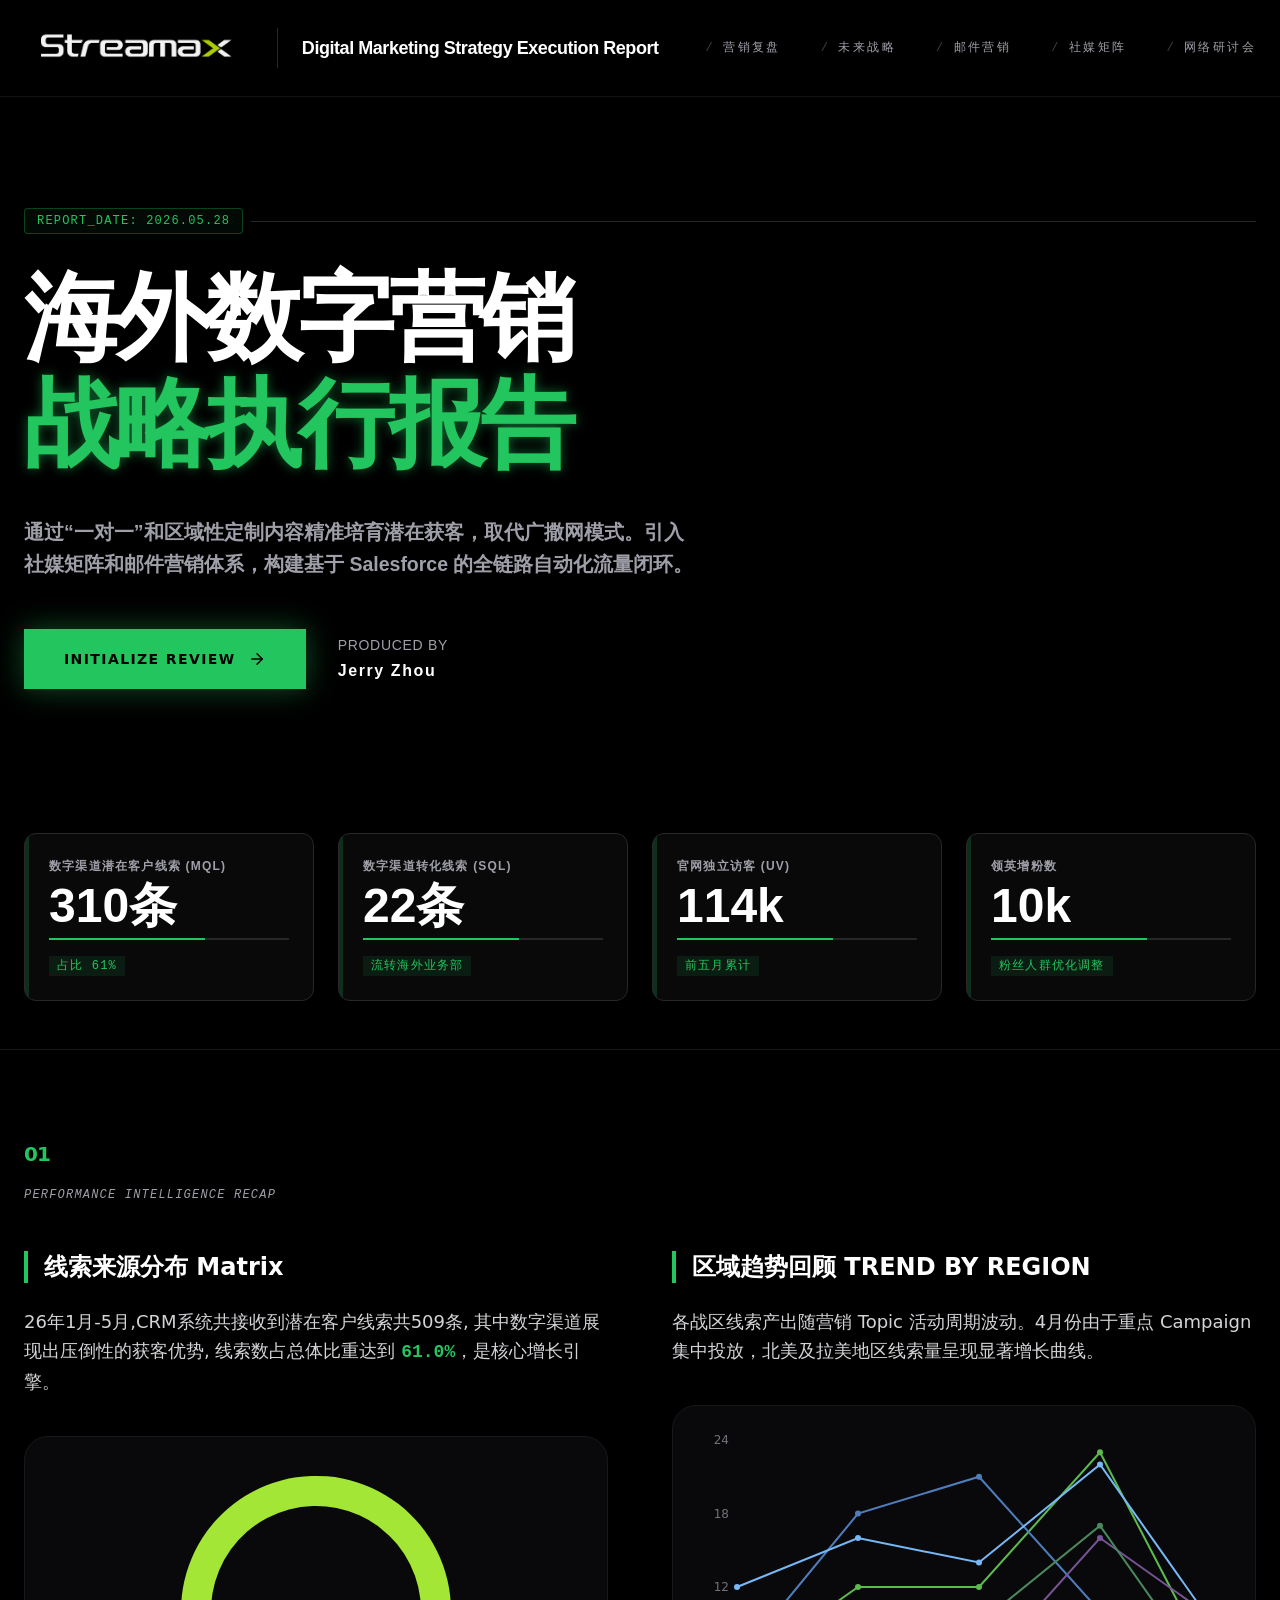
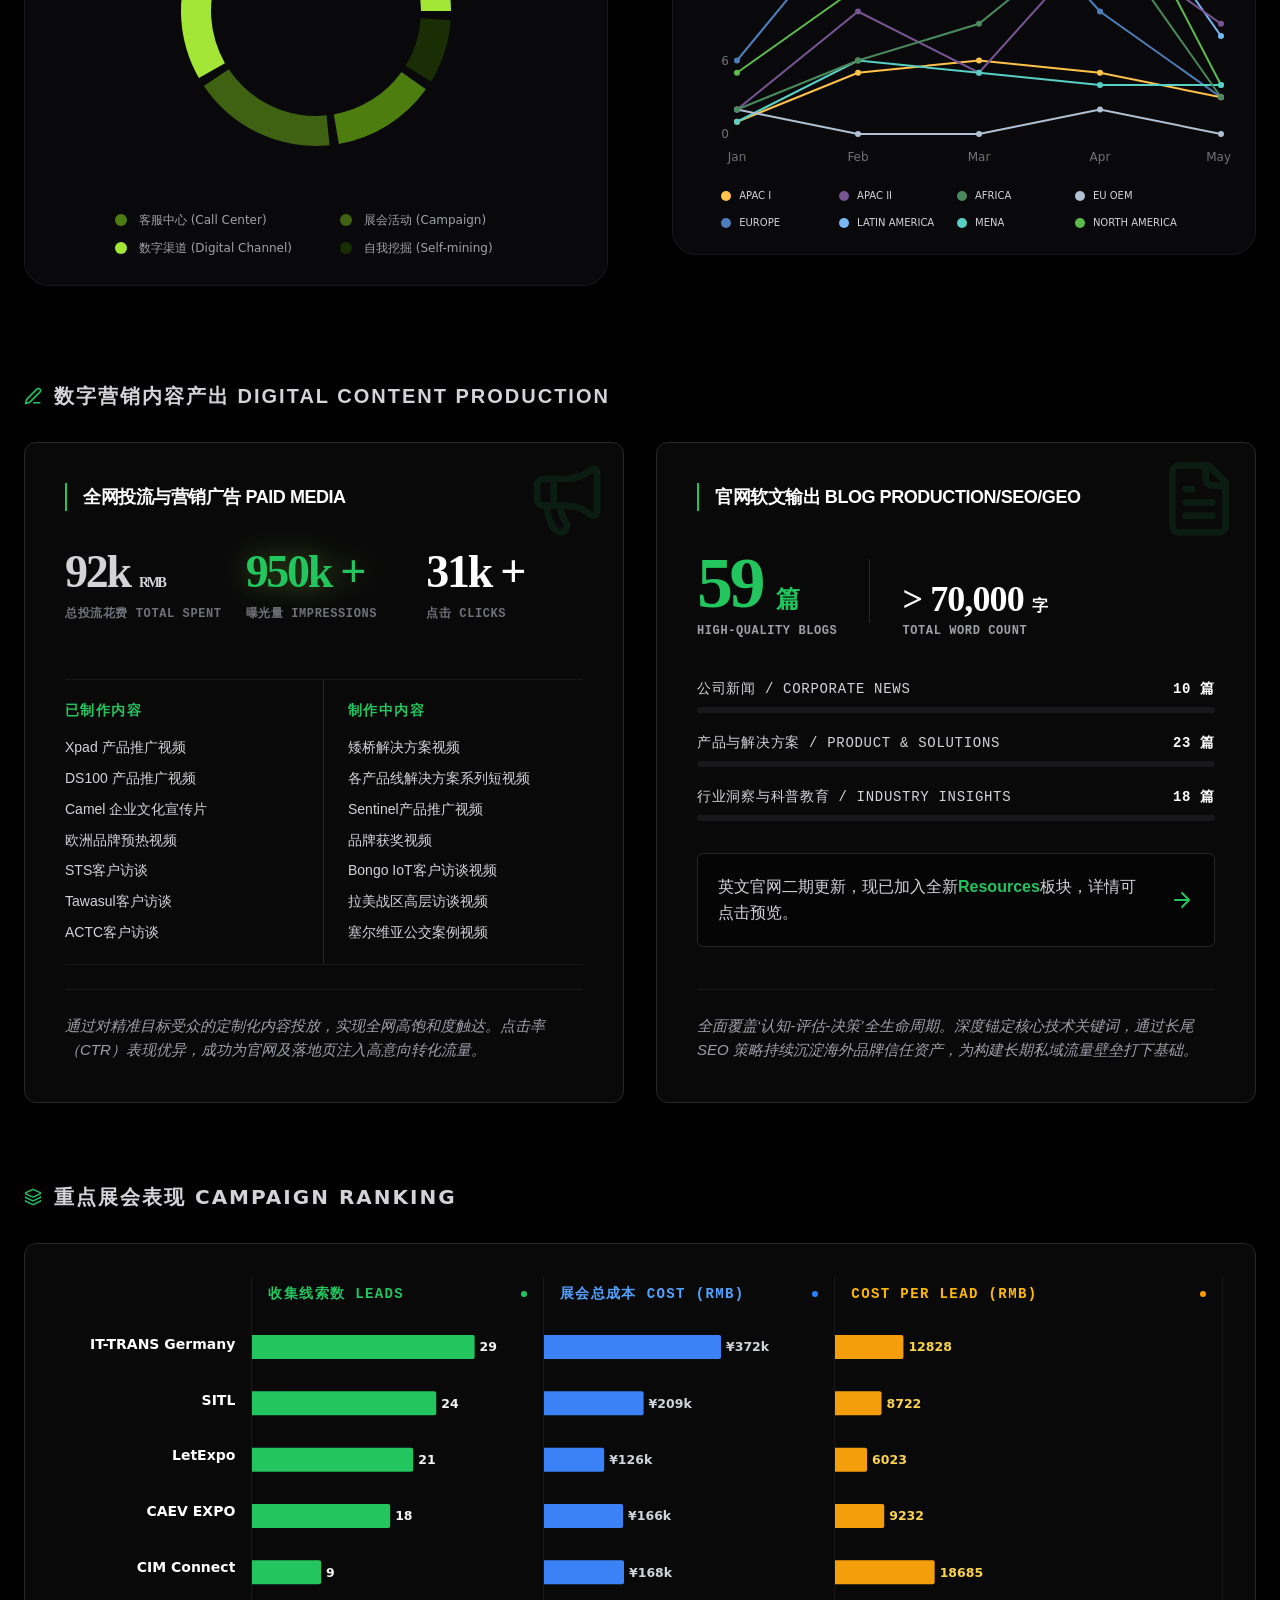
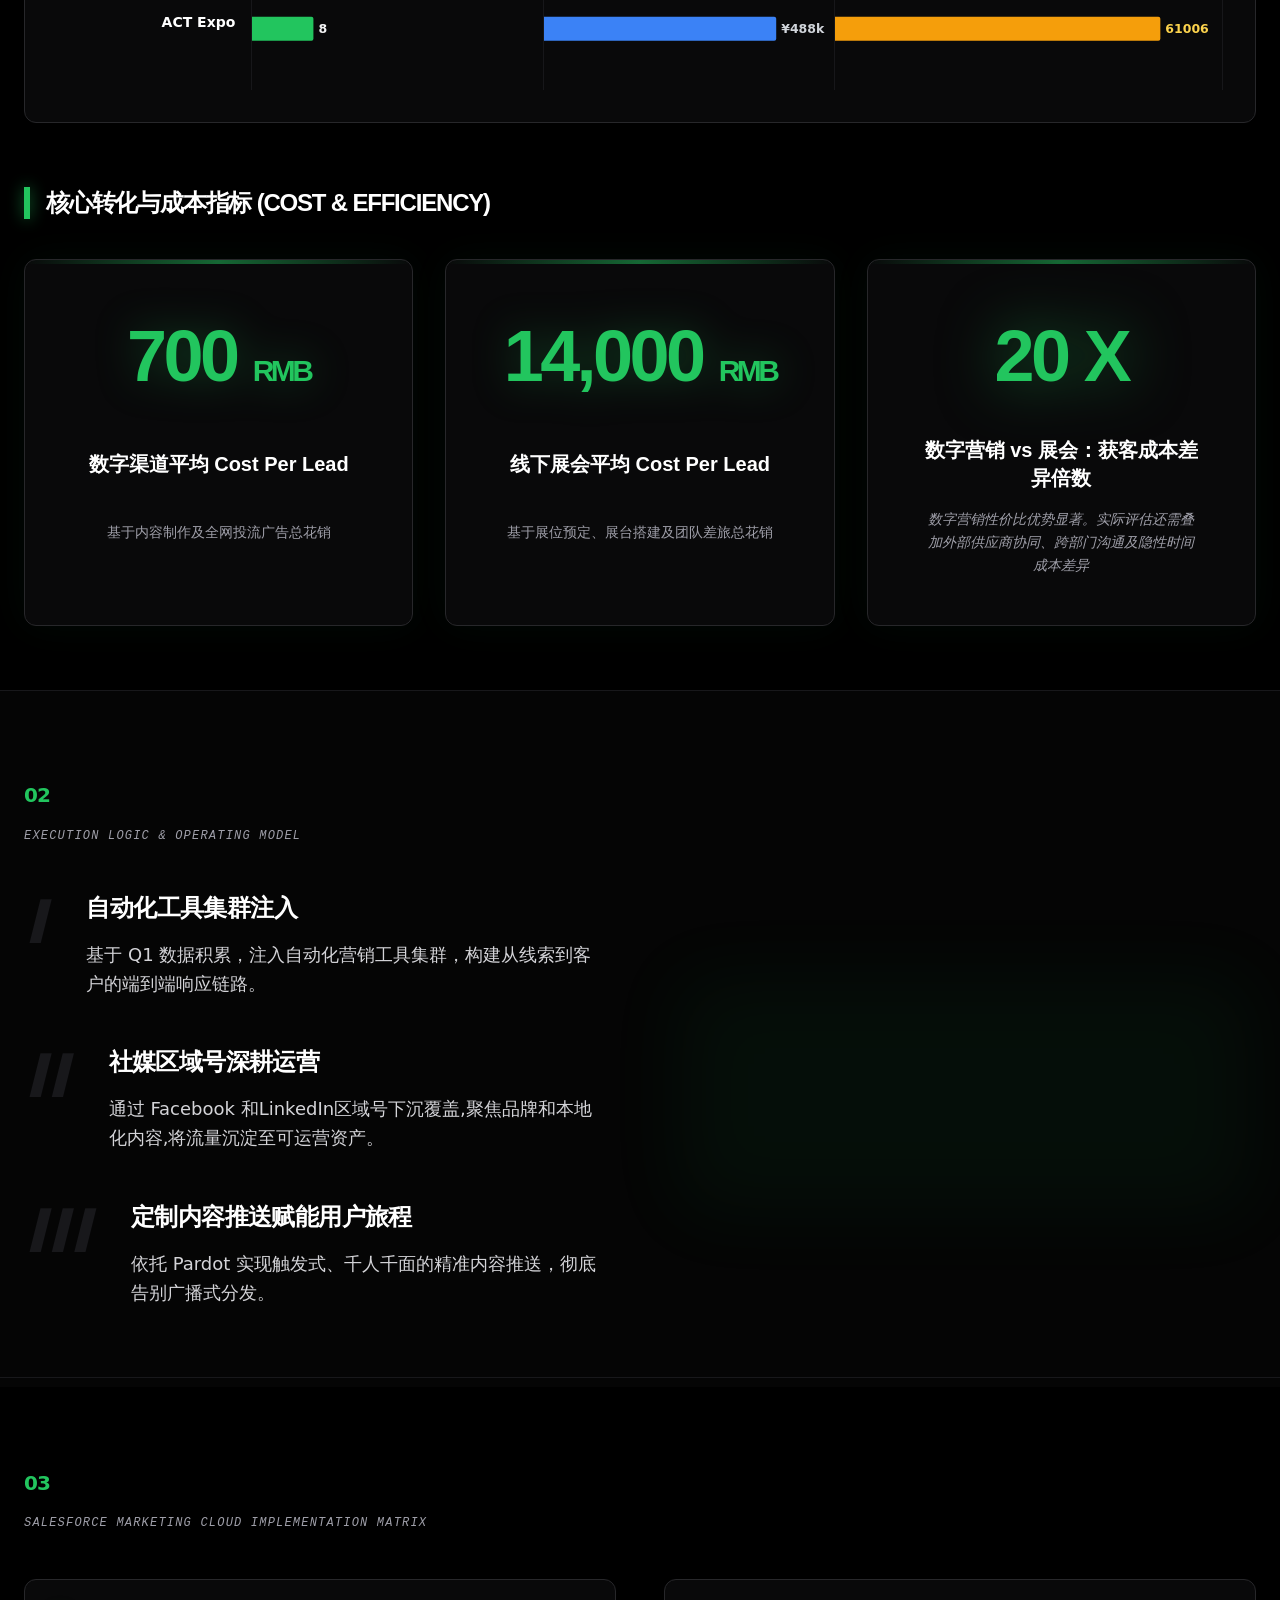
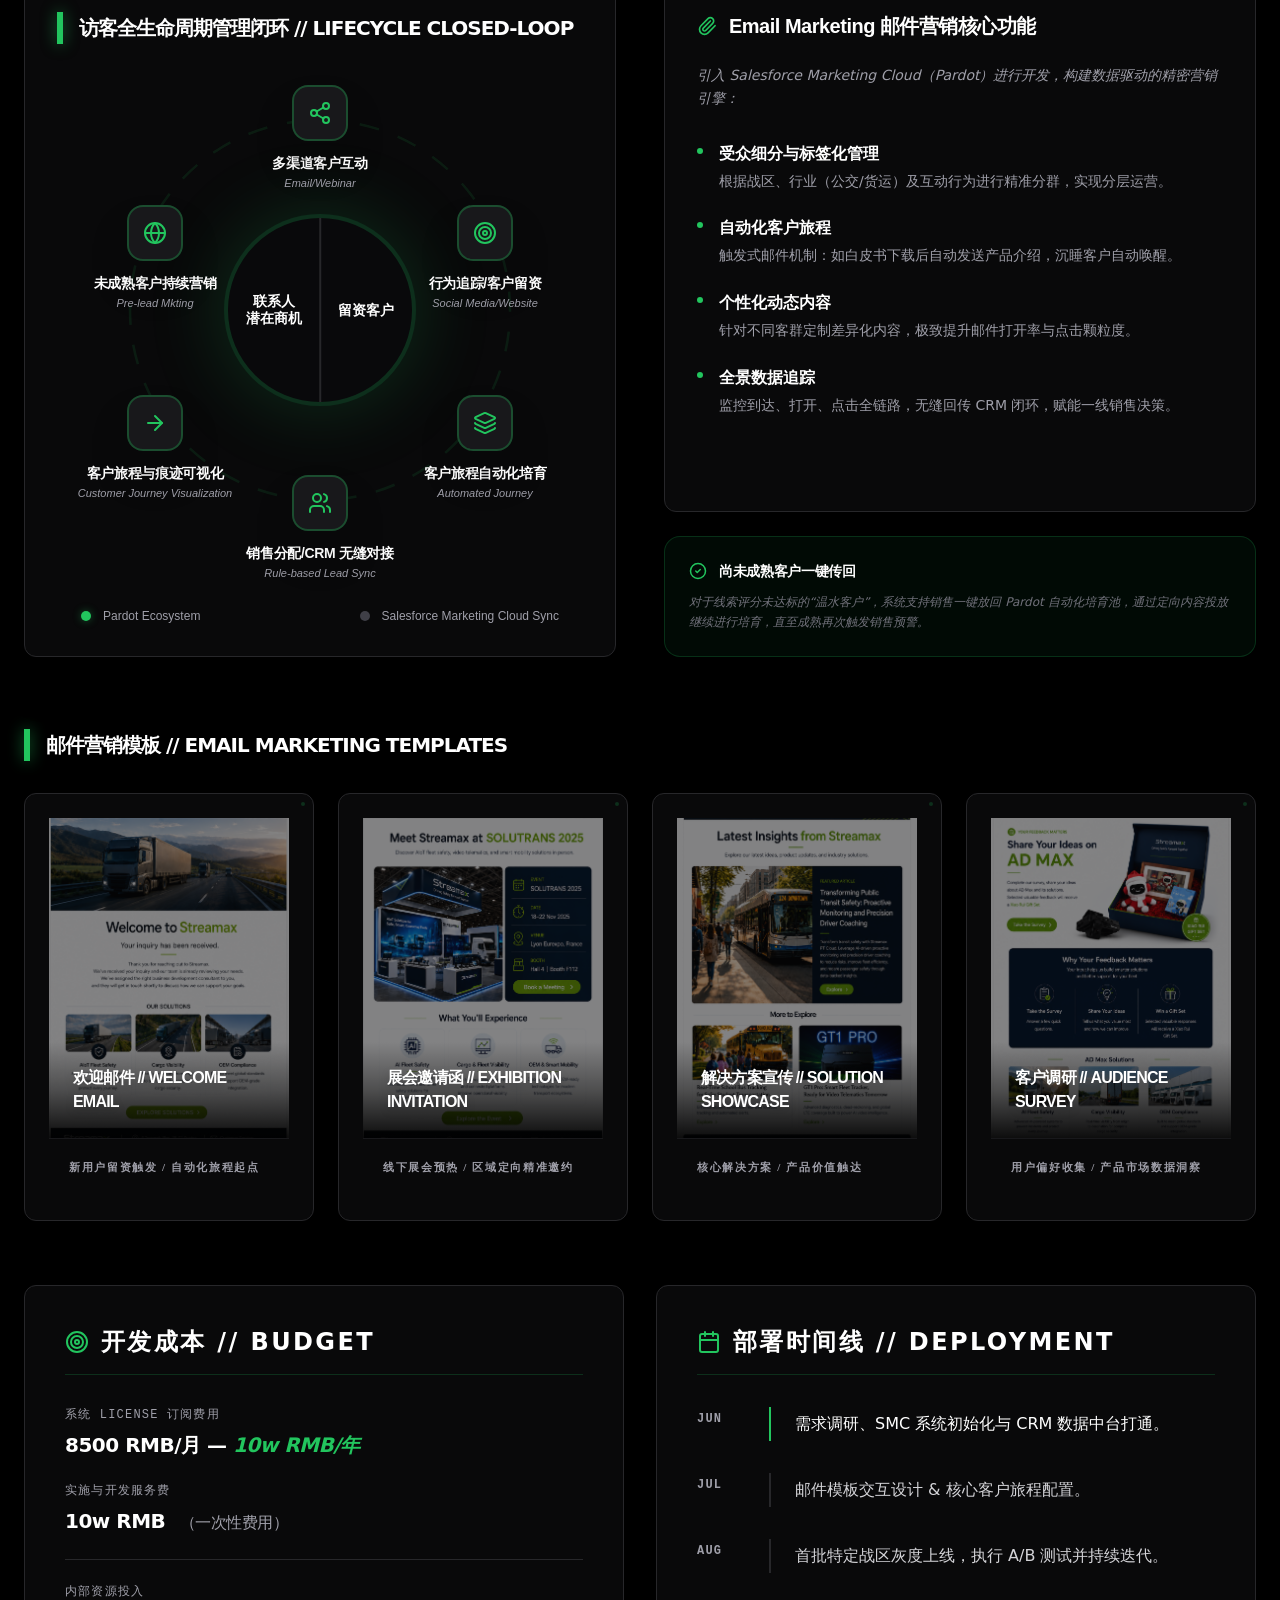
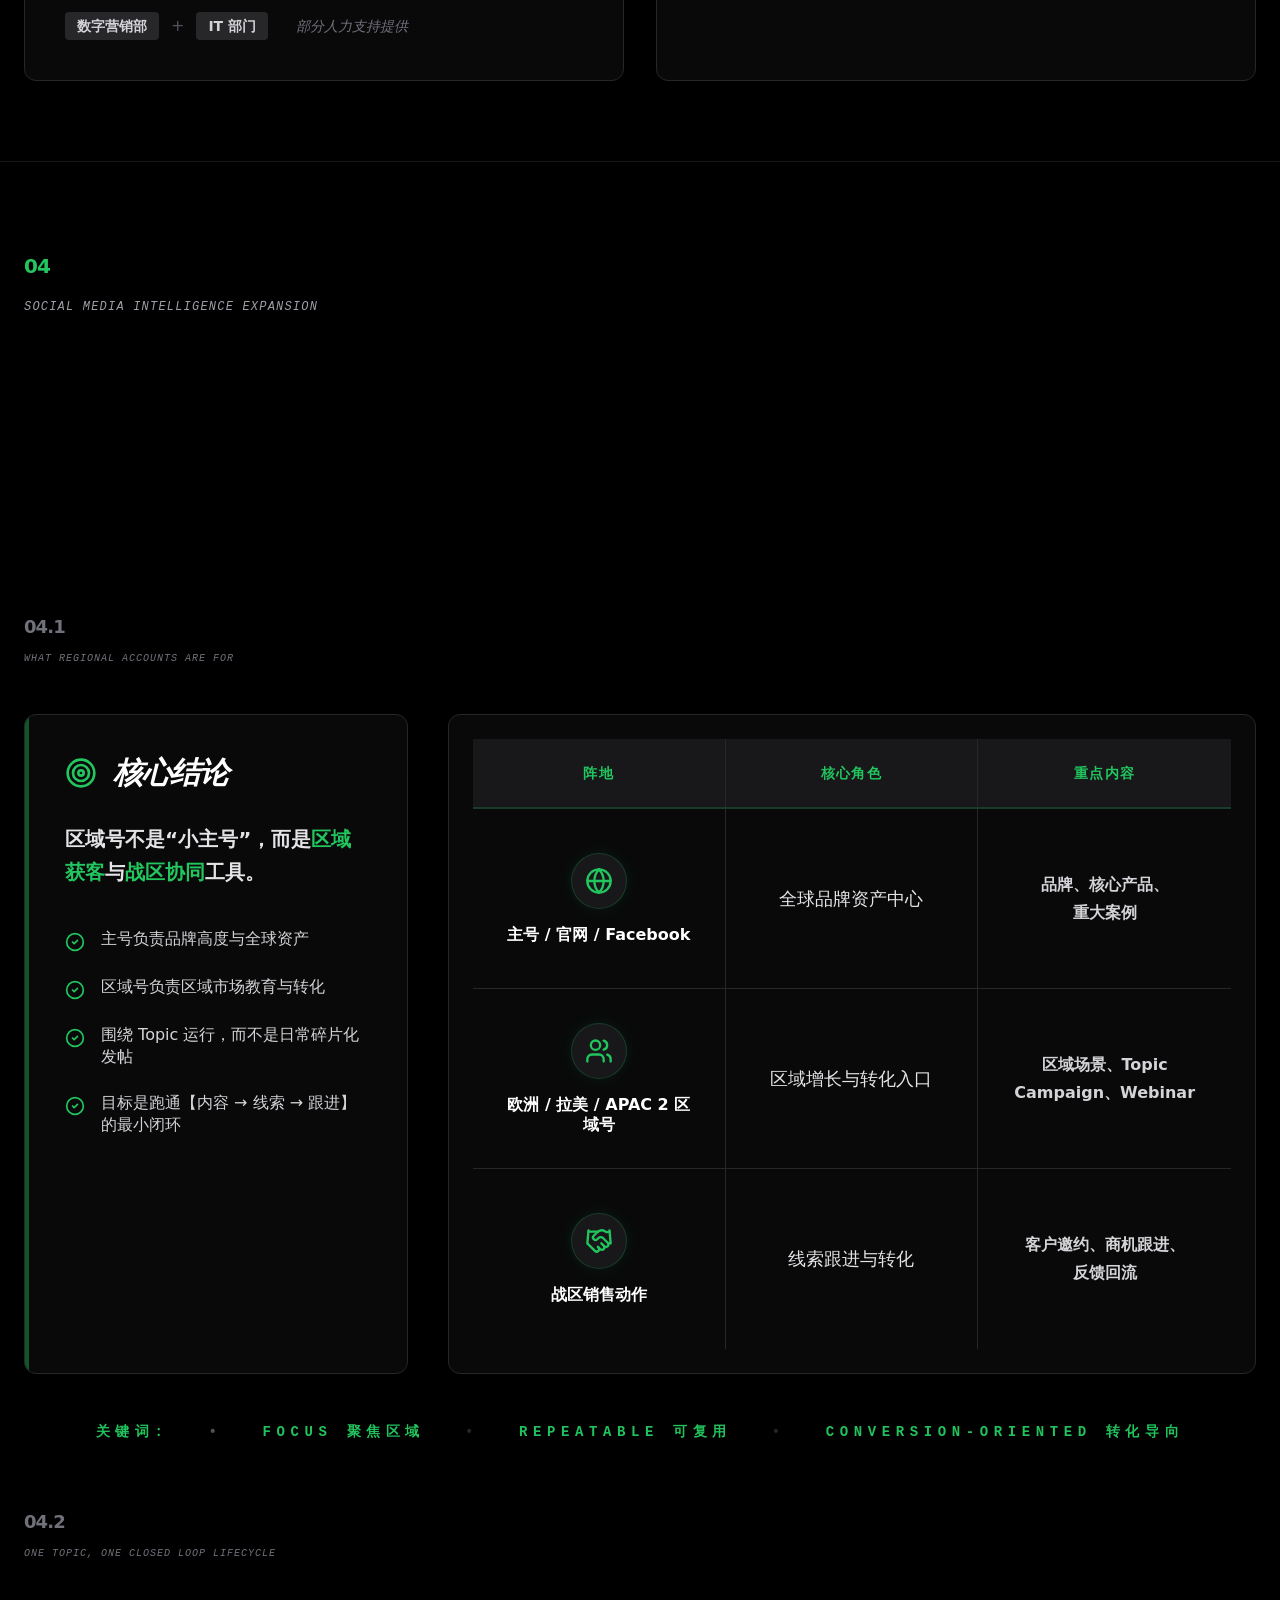
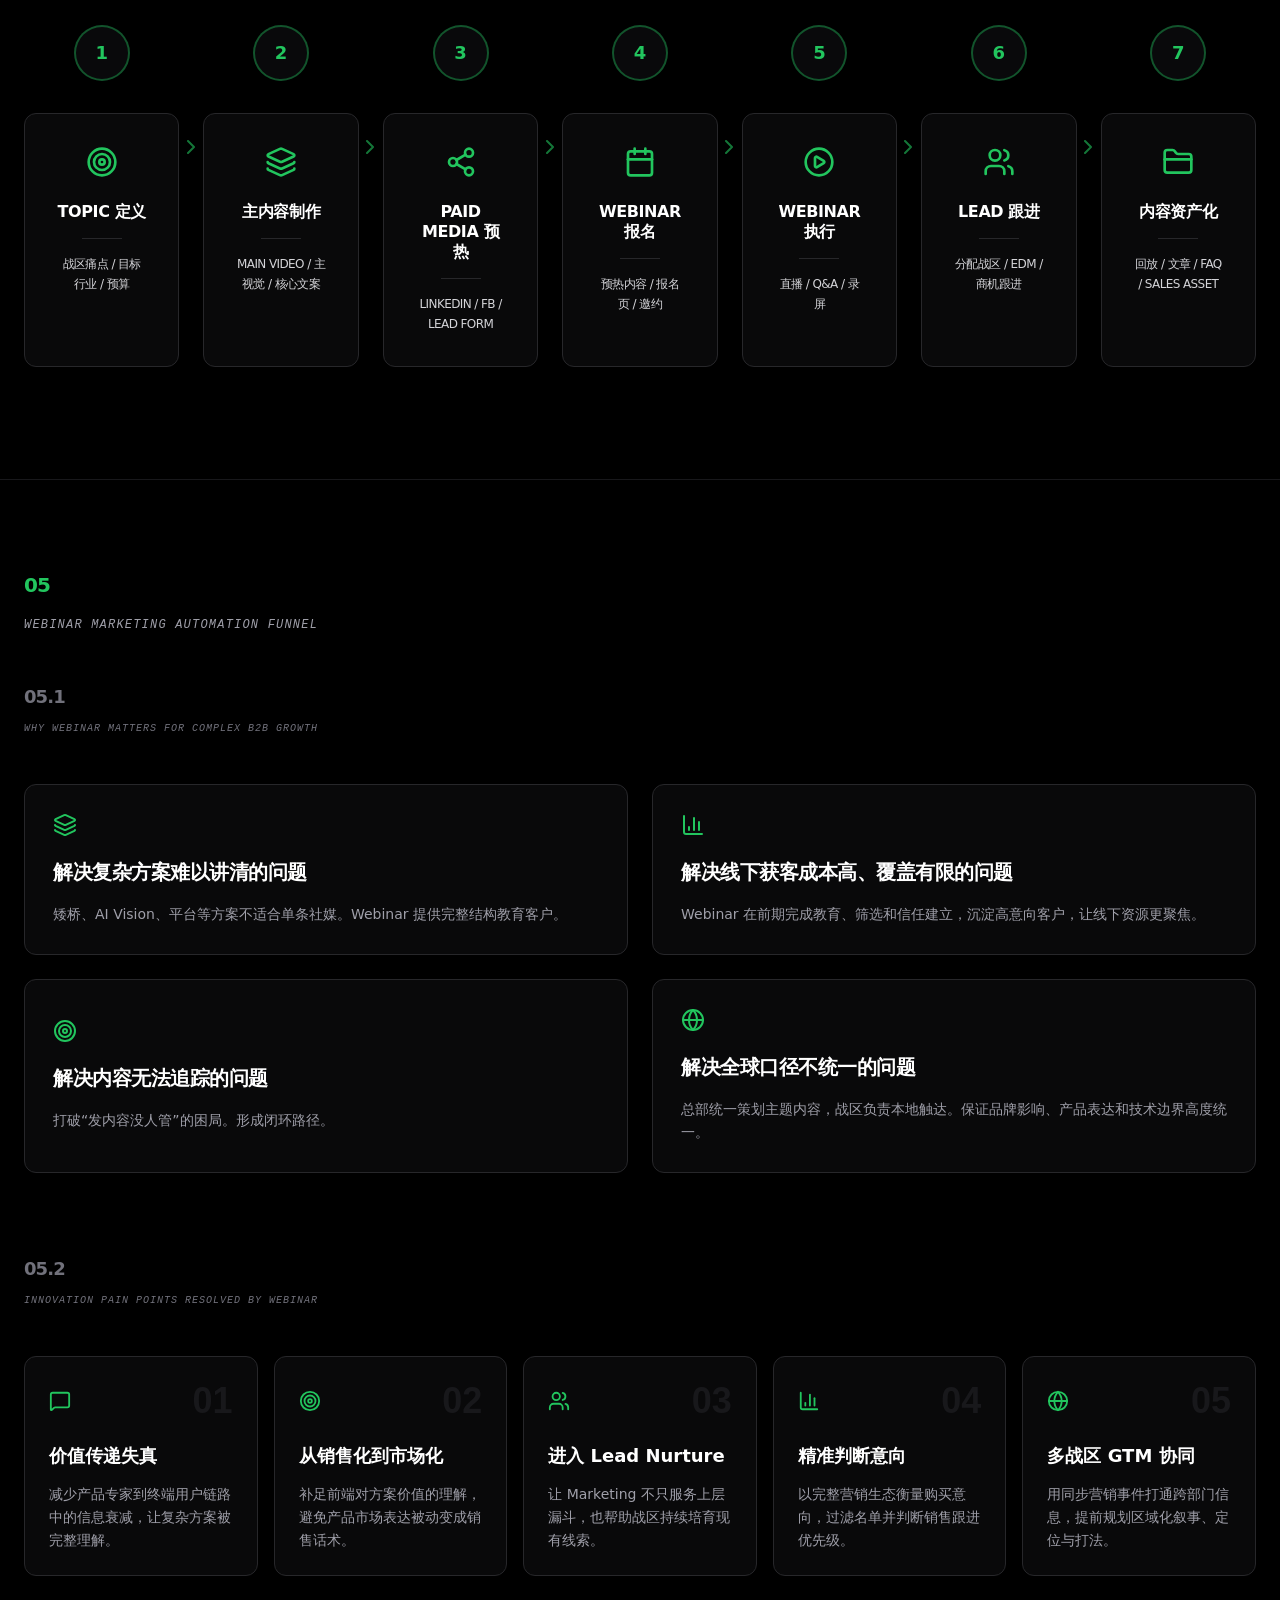
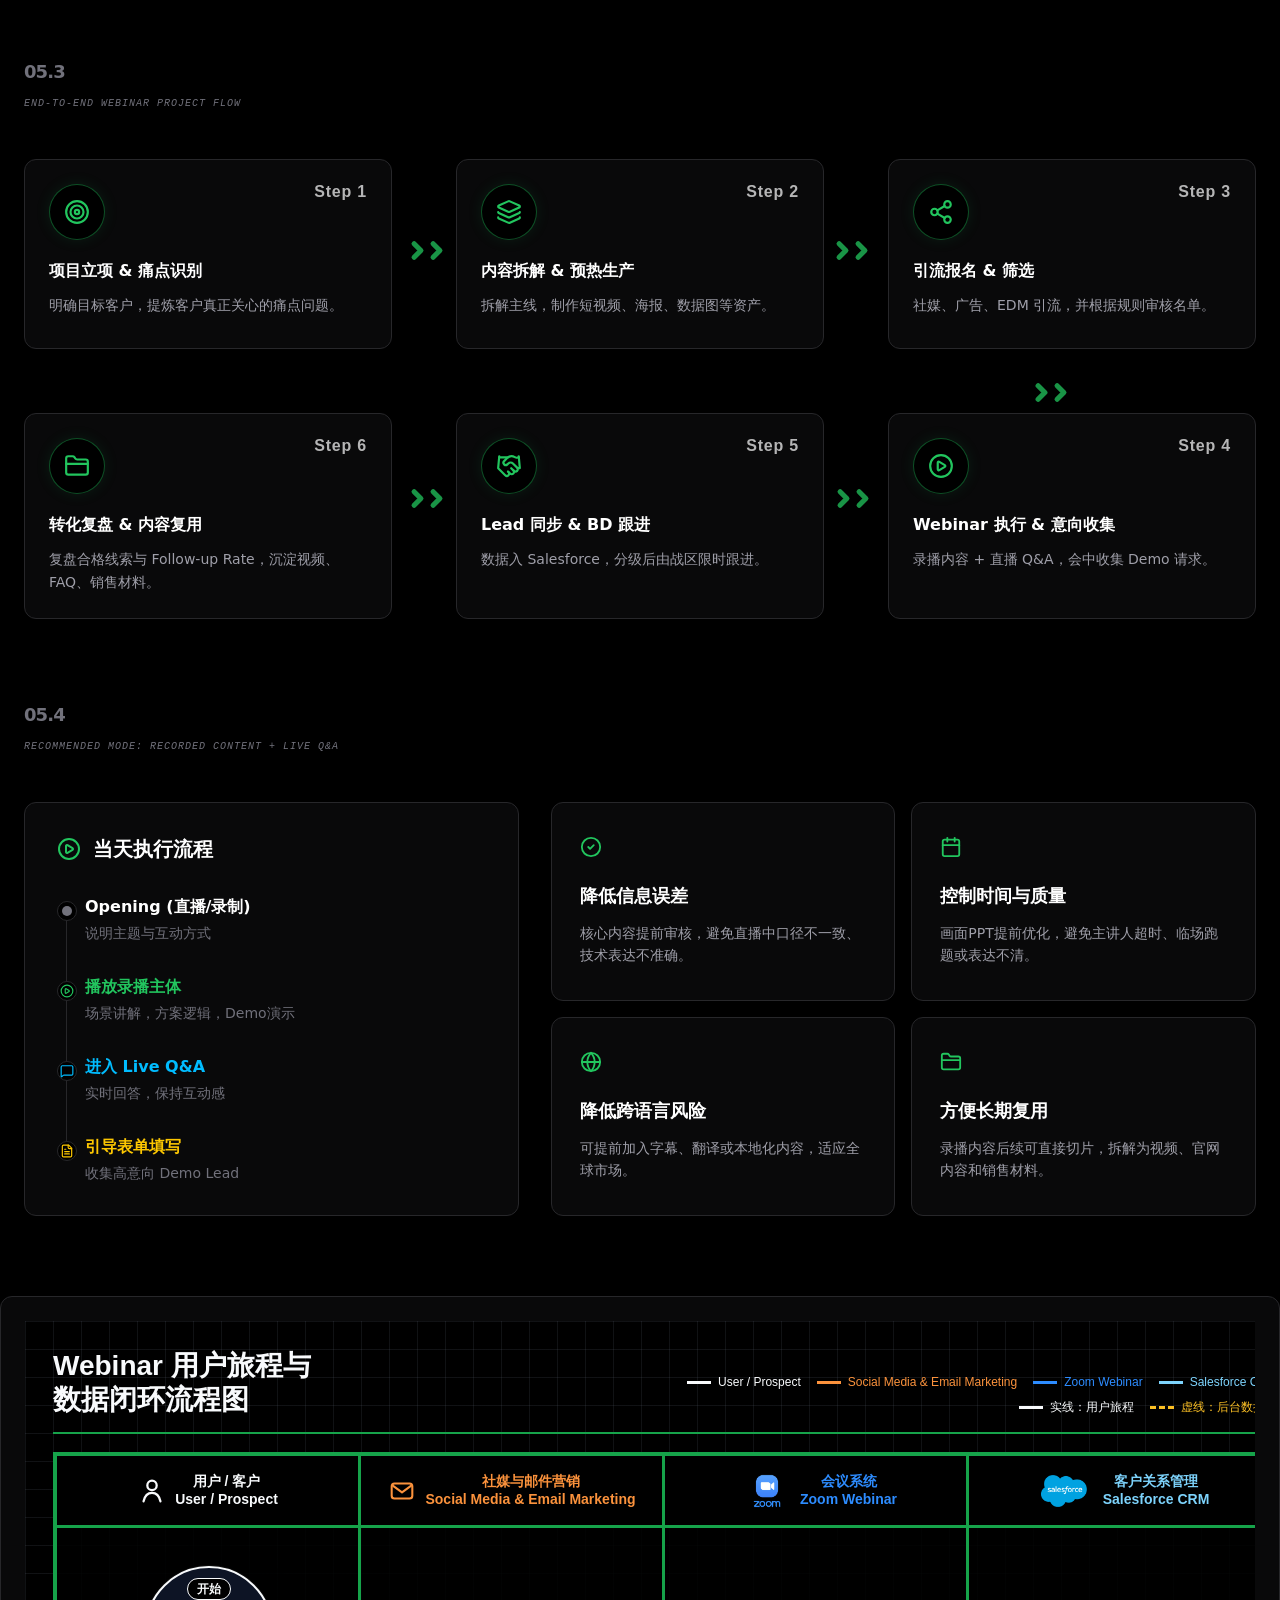
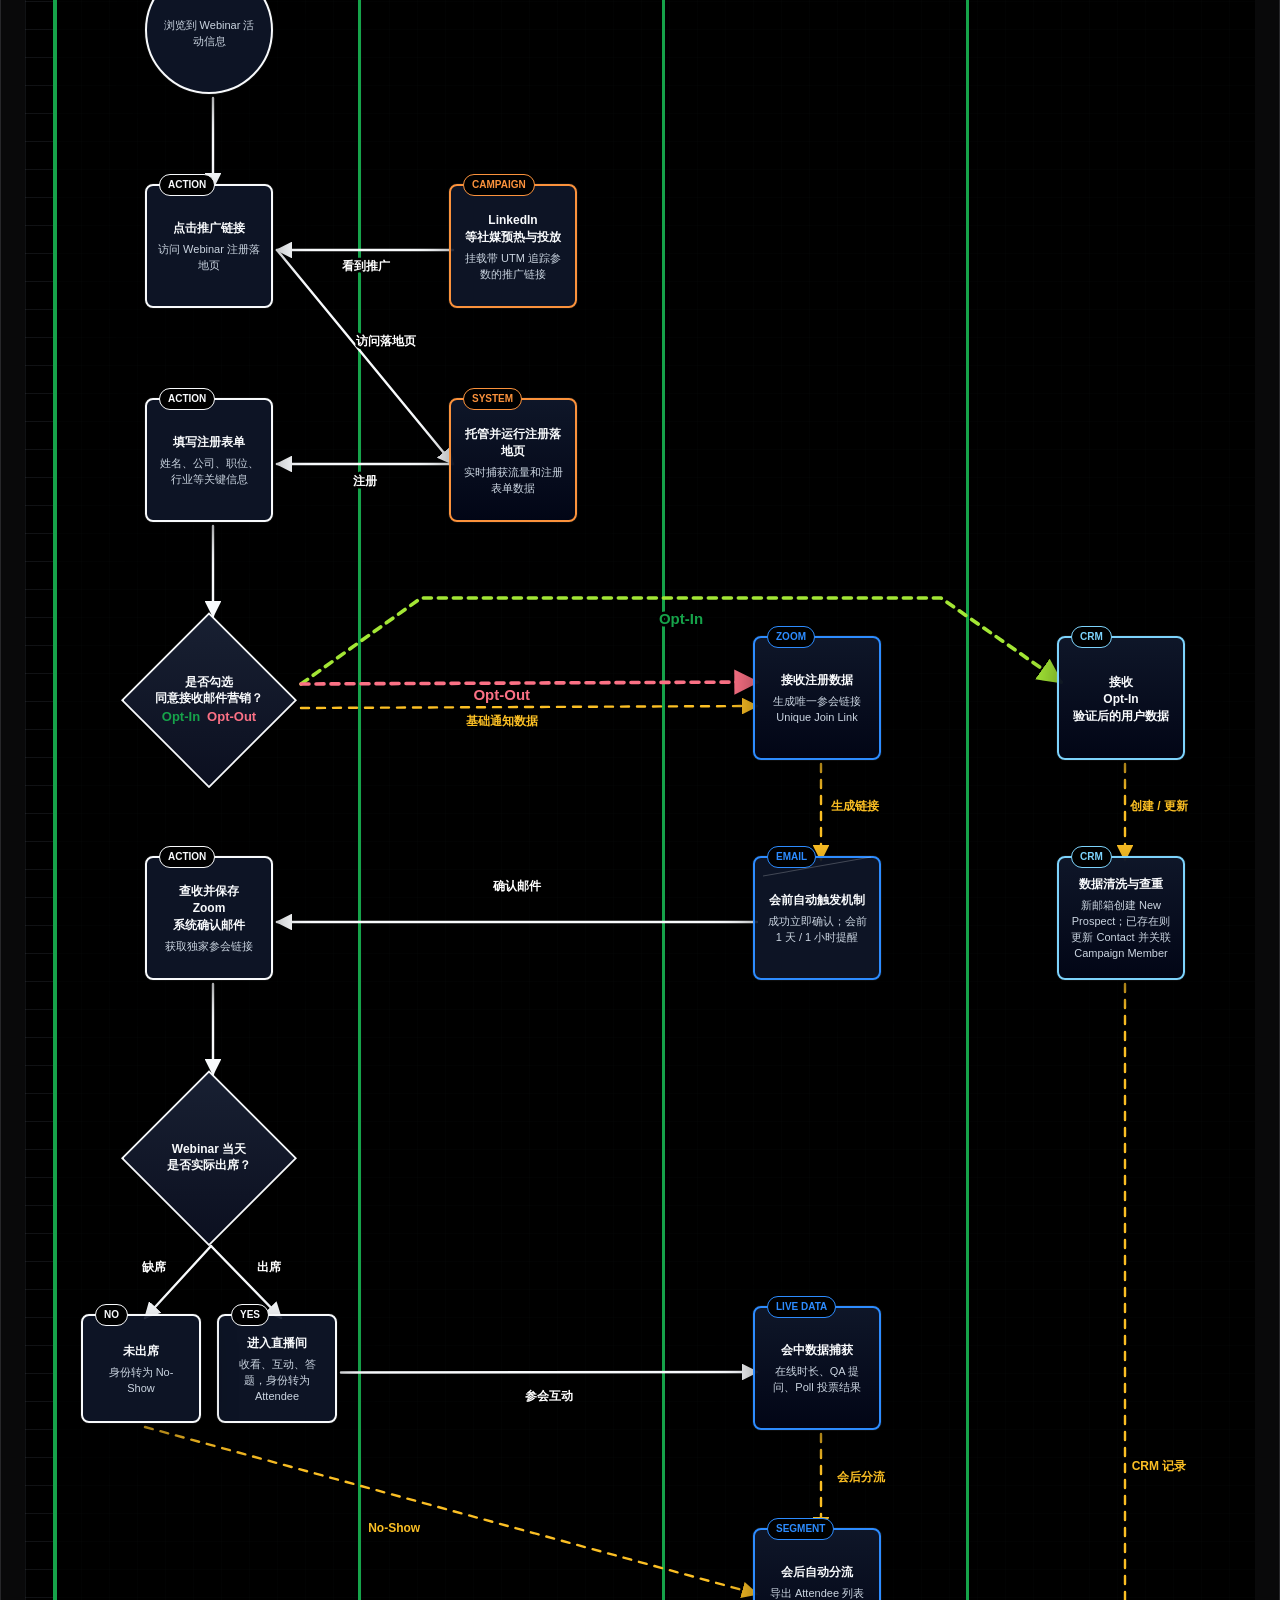
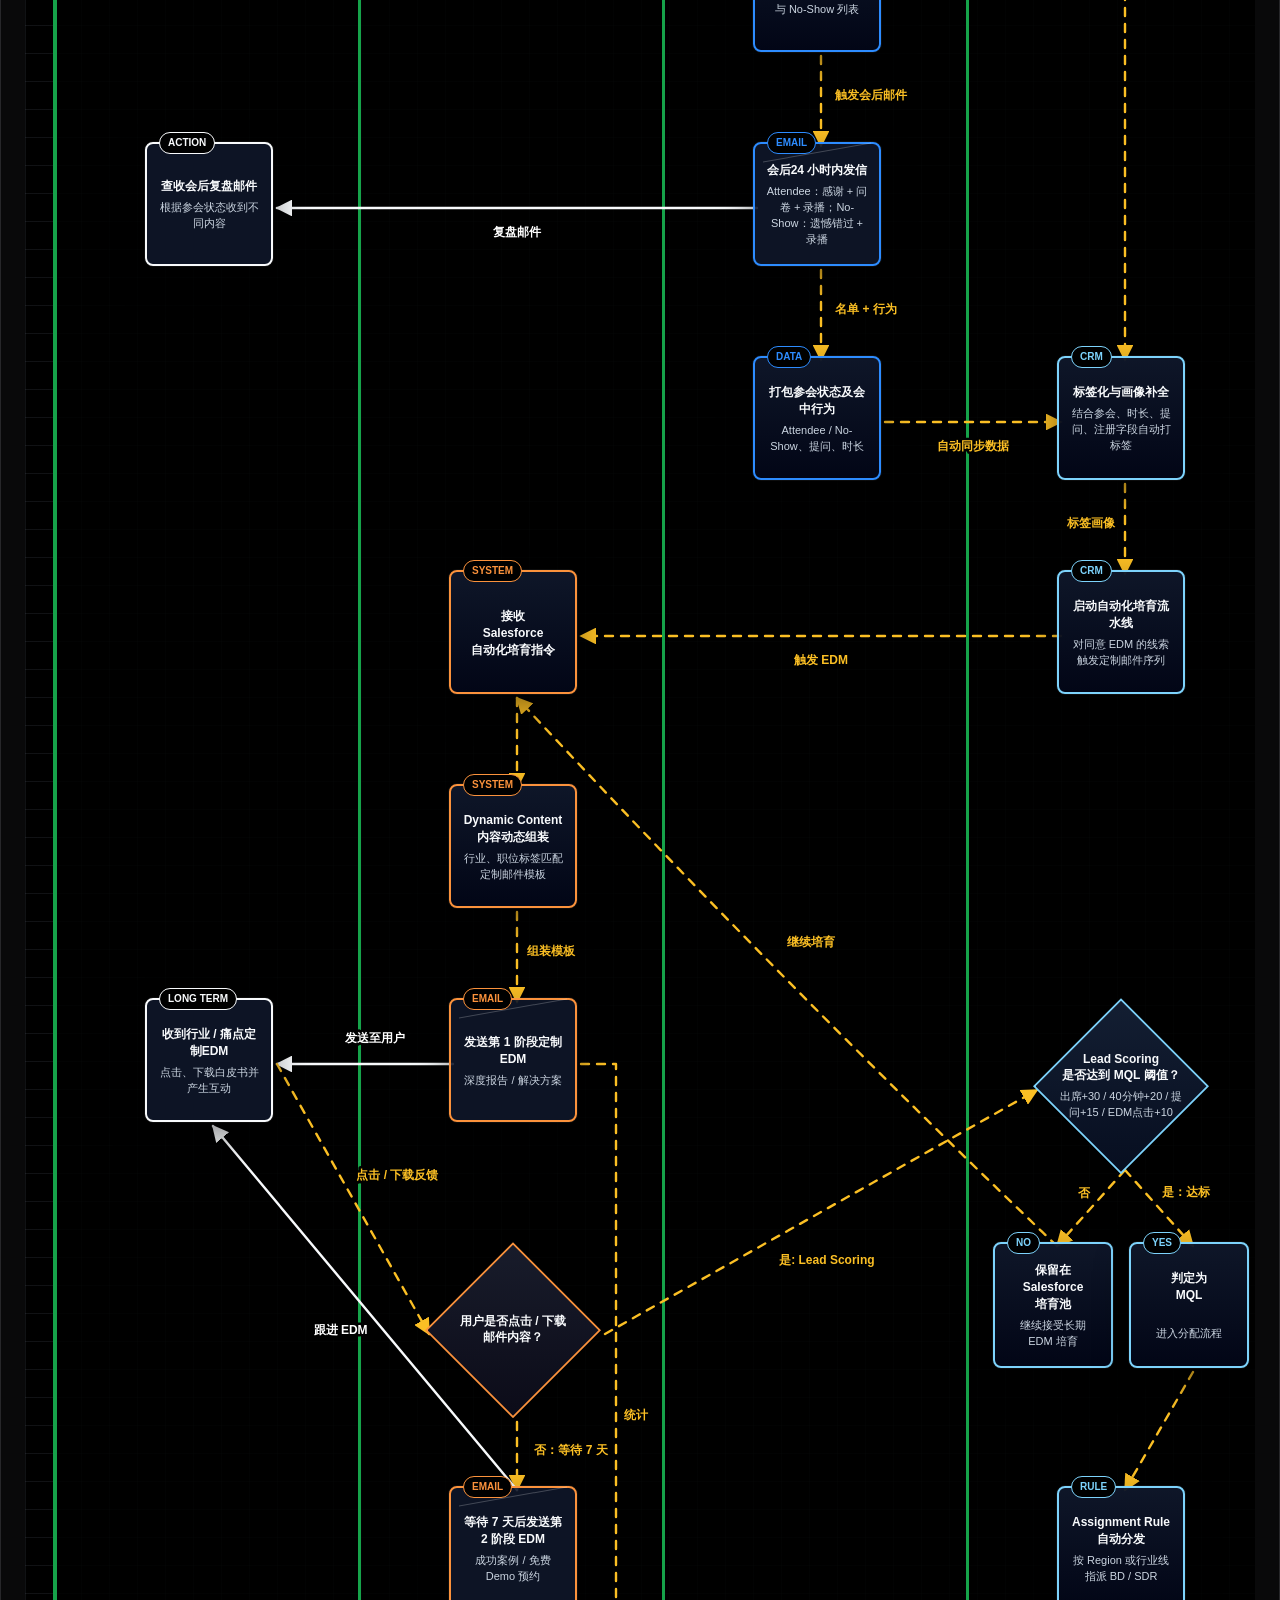
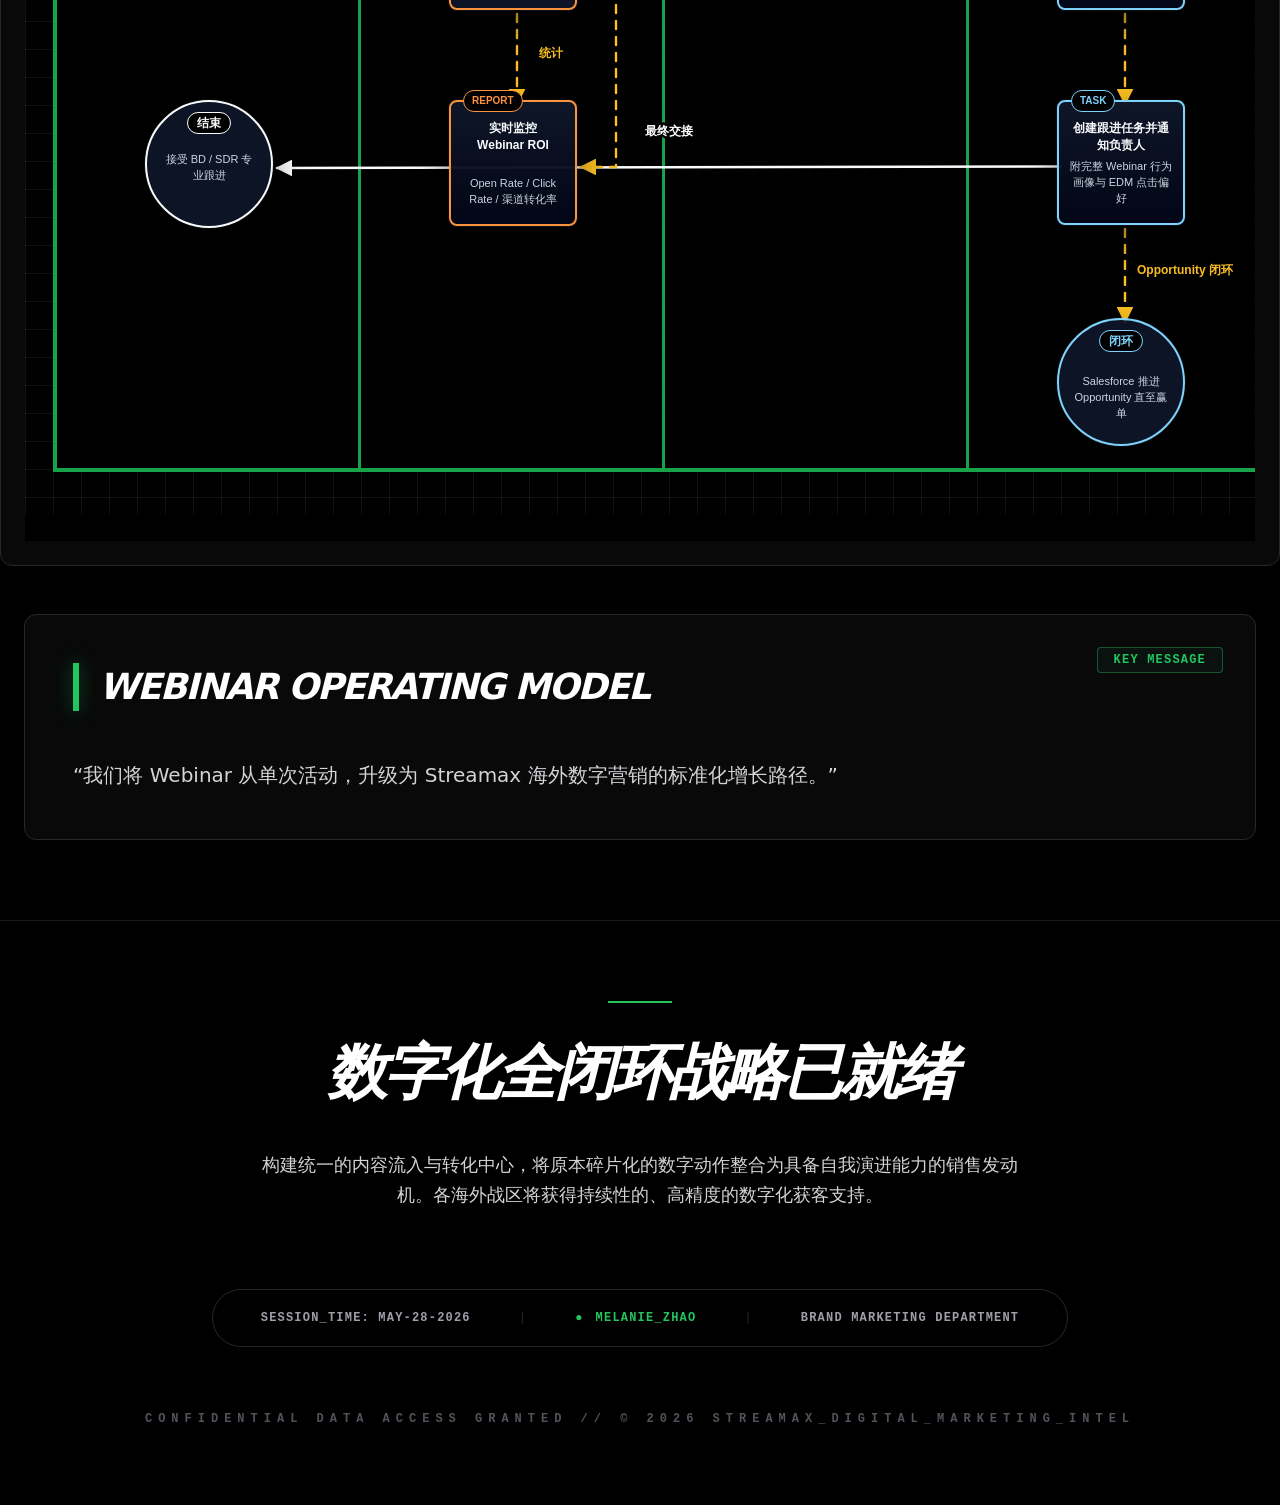
<file: index.html>
<!doctype html>
<html lang="en">
  <head>
    <meta charset="UTF-8" />
    <meta name="viewport" content="width=device-width, initial-scale=1.0" />
    <title>Digital Marketing Strategy Execution Report</title>
    <script type="module" crossorigin src="./assets/index-CZ6_x8vn.js"></script>
    <link rel="stylesheet" crossorigin href="./assets/index-CEKD5Q32.css">
  </head>
  <body>
    <div id="root"></div>
  </body>
</html>
</file>
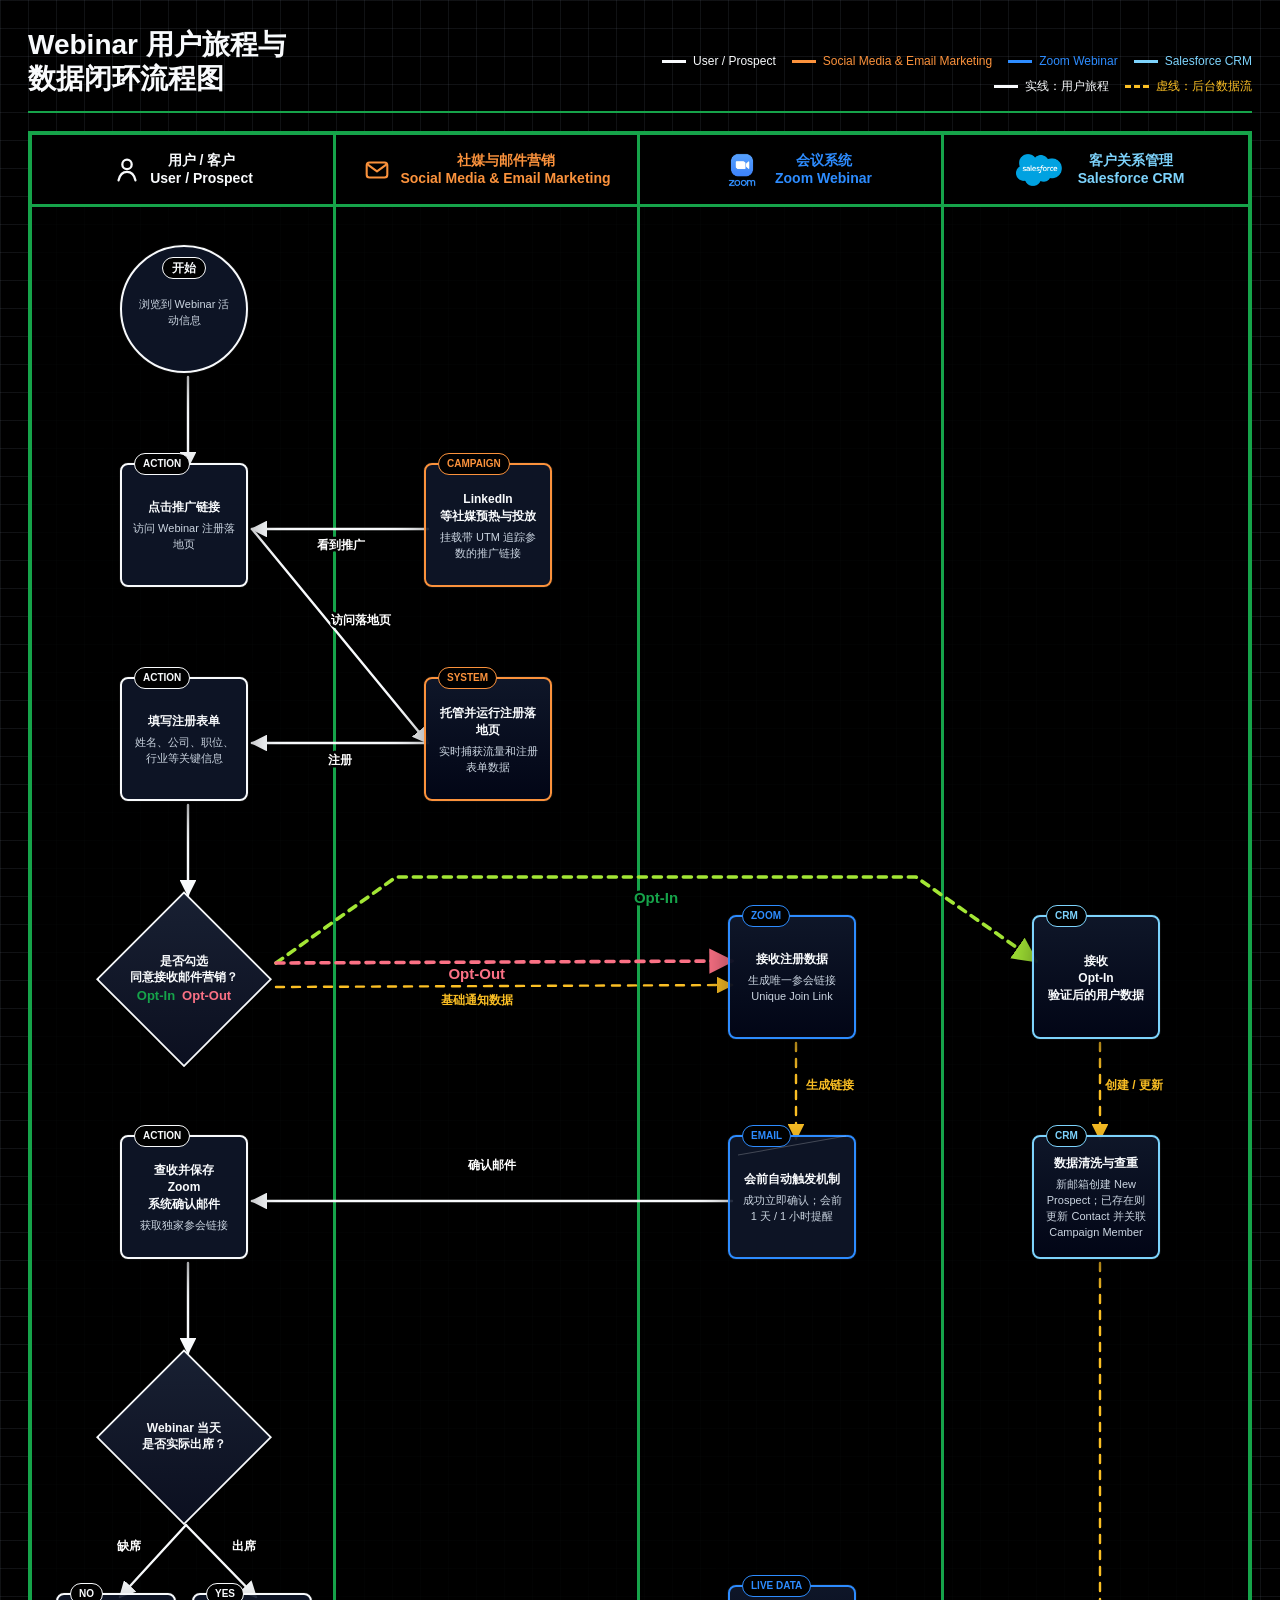
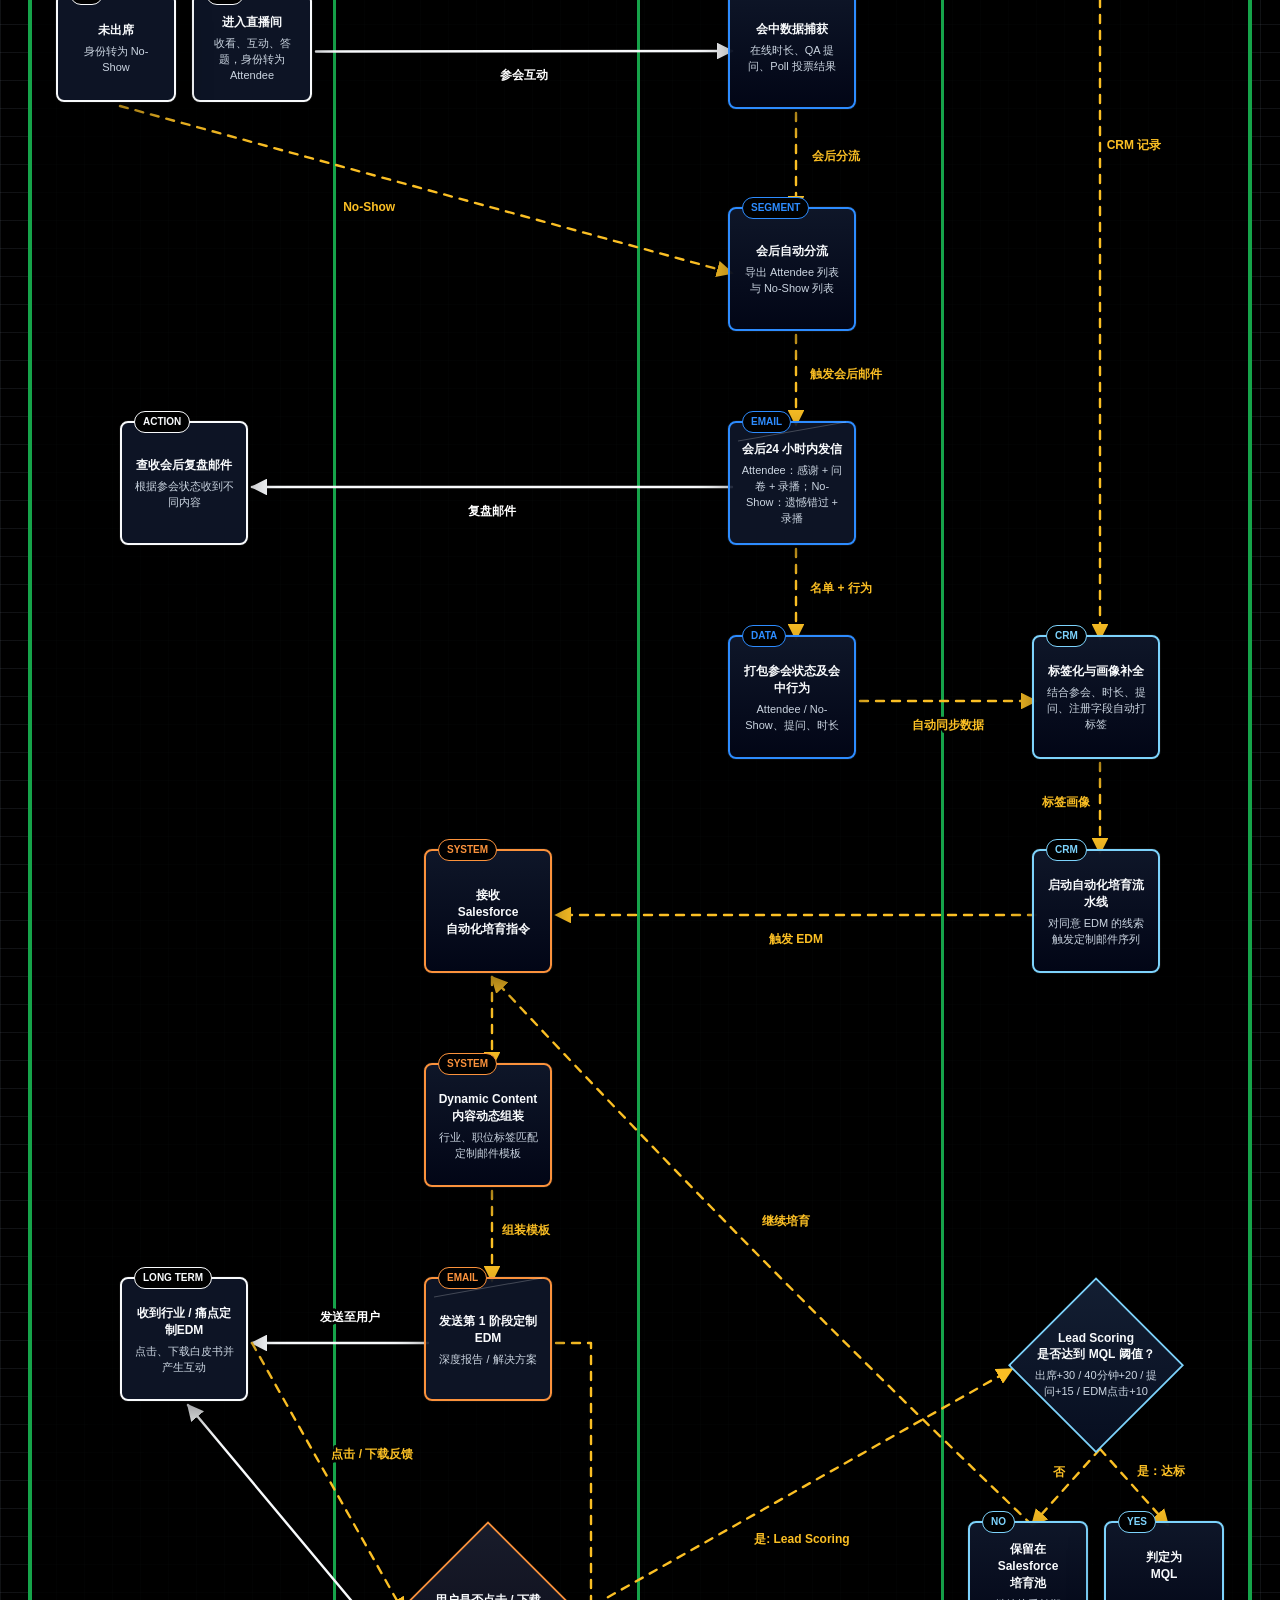
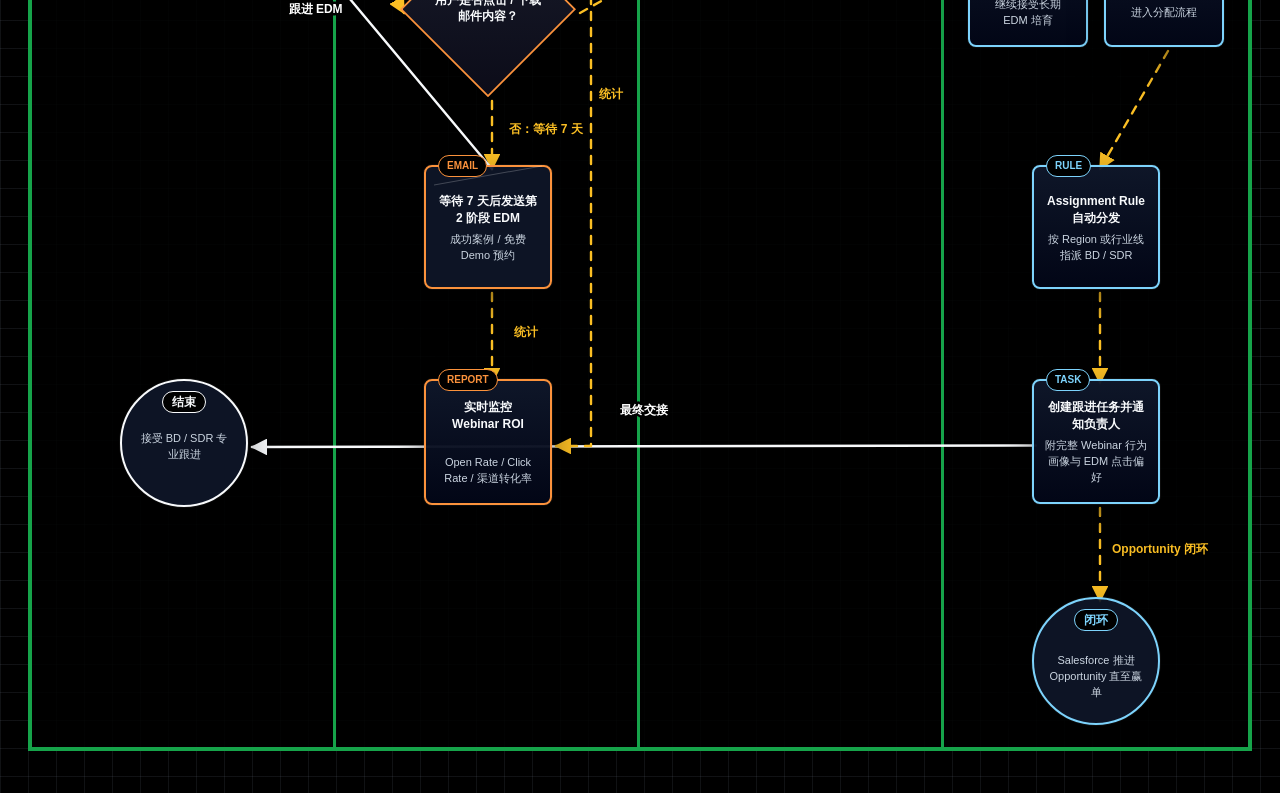
<file: webinar_swimlane.html>
<!doctype html>
<html lang="zh-CN">
<head>
  <meta charset="utf-8" />
  <meta name="viewport" content="width=device-width, initial-scale=1" />
  <title>Webinar 用户旅程与数据闭环流程图</title>
  <style>
    :root {
      --bg: #000;
      --lane-line: #16a34a;
      --text: #f8fafc;
      --muted: #cbd5e1;
      --user: #f8fafc;
      --marketing: #fb923c;
      --zoom: #2d8cff;
      --salesforce: #7dd3fc;
      --data: #fbbf24;
      --journey: #f8fafc;
      --danger: #fb7185;
      --panel: rgba(15, 23, 42, 0.9);
    }

    * { box-sizing: border-box; }

    body {
      margin: 0;
      background: var(--bg);
      color: var(--text);
      font-family: "Microsoft YaHei", "HarmonyOS Sans", "Harmony OS Sans", Arial, sans-serif;
    }

    .page {
      min-width: 1280px;
      padding: 28px 28px 42px;
      background:
        linear-gradient(rgba(148, 163, 184, 0.11) 1px, transparent 1px),
        linear-gradient(90deg, rgba(148, 163, 184, 0.11) 1px, transparent 1px),
        #000;
      background-size: 28px 28px;
    }

    header {
      display: flex;
      align-items: end;
      justify-content: space-between;
      gap: 28px;
      margin-bottom: 18px;
      border-bottom: 2px solid var(--lane-line);
      padding-bottom: 16px;
    }

    h1 {
      margin: 0;
      font-size: 28px;
      line-height: 1.2;
      letter-spacing: 0;
    }

    h1 .title-line {
      display: block;
    }

    .legend {
      display: flex;
      flex-direction: column;
      align-items: stretch;
      gap: 10px;
      color: var(--muted);
      font-size: 12px;
      min-width: 760px;
    }

    .legend-row {
      display: flex;
      justify-content: flex-end;
      gap: 10px 16px;
    }

    .legend span {
      display: inline-flex;
      align-items: center;
      gap: 7px;
      white-space: nowrap;
    }

    .swatch {
      width: 24px;
      height: 0;
      border-top: 3px solid currentColor;
    }

    .swatch.dashed { border-top-style: dashed; }
    .user-color { color: var(--user); }
    .marketing-color { color: var(--marketing); }
    .zoom-color { color: var(--zoom); }
    .salesforce-color { color: var(--salesforce); }
    .journey-color { color: var(--journey); }
    .data-color { color: var(--data); }

    .diagram {
      position: relative;
      height: 3820px;
      border: 4px solid var(--lane-line);
      overflow: hidden;
      background: rgba(0, 0, 0, 0.86);
    }

    .lane-grid {
      position: absolute;
      inset: 0;
      display: grid;
      grid-template-columns: repeat(4, 1fr);
      pointer-events: none;
    }

    .lane {
      position: relative;
      border-right: 3px solid var(--lane-line);
    }

    .lane:last-child { border-right: 0; }

    .lane-title {
      position: sticky;
      top: 0;
      z-index: 5;
      height: 72px;
      min-height: 72px;
      display: flex;
      align-items: center;
      justify-content: center;
      gap: 8px;
      text-align: center;
      padding: 10px 8px;
      background: rgba(0, 0, 0, 0.94);
      border-bottom: 3px solid var(--lane-line);
      font-weight: 800;
      font-size: 14px;
      line-height: 1.25;
    }

    .lane-icon {
      width: 30px;
      height: 30px;
      flex: 0 0 auto;
      display: inline-flex;
      align-items: center;
      justify-content: center;
      color: currentColor;
    }

    .lane-icon svg {
      width: 100%;
      height: 100%;
      display: block;
    }

    .lane-icon img {
      display: block;
      object-fit: contain;
    }

    .zoom-brand-icon {
      width: 82px;
      height: 42px;
      flex: 0 0 82px;
      transform: translateX(4px);
    }

    .sf-brand-icon {
      width: 54px;
      height: 32px;
      flex: 0 0 62px;
    }

    .zoom-brand-icon img,
    .sf-brand-icon img {
      width: 100%;
      height: 100%;
    }

    .lane-copy {
      display: block;
      min-width: 0;
    }

    .lane-title .en {
      white-space: nowrap;
    }

    svg.flows {
      position: absolute;
      inset: 0;
      width: 100%;
      height: 100%;
      z-index: 2;
      pointer-events: none;
      overflow: visible;
    }
    
    .lane-title.zoom-color .lane-copy {
       transform: translateX(-12px);
    }

    .node {
      position: absolute;
      z-index: 3;
      width: calc((25% - 48px) / 2);
      min-height: 124px;
      display: flex;
      flex-direction: column;
      align-items: center;
      justify-content: center;
      text-align: center;
      padding: 18px 10px 16px;
      border: 2px solid var(--border);
      background: var(--panel);
      color: var(--text);
      box-shadow: 0 0 0 1px rgba(255, 255, 255, 0.05), 0 14px 34px rgba(0, 0, 0, 0.45);
      font-size: 12px;
      line-height: 1.42;
      font-weight: 700;
      overflow-wrap: anywhere;
      word-break: normal;
    }

    .node strong {
      color: #fff;
      font-weight: 900;
    }

    .node small {
      display: block;
      margin-top: 5px;
      color: var(--muted);
      font-size: 11px;
      line-height: 1.45;
      font-weight: 500;
    }

    .single-line-title {
      display: block;
      max-width: 100%;
      white-space: normal;
      font-size: inherit;
      line-height: inherit;
    }

    .lane-1 { left: calc(6.25% + 12px); }
    .lane-2 { left: calc(31.25% + 12px); }
    .lane-3 { left: calc(56.25% + 12px); }
    .lane-4 { left: calc(81.25% + 12px); }

    .user { --border: var(--user); }
    .marketing { --border: var(--marketing); }
    .zoom { --border: var(--zoom); }
    .salesforce { --border: var(--salesforce); }

    .action, .system, .mail {
      border-radius: 8px;
    }

    .system {
      background: linear-gradient(180deg, rgba(15, 23, 42, 0.96), rgba(2, 6, 23, 0.96));
    }

    .mail::before {
      content: "";
      position: absolute;
      inset: 8px;
      border-top: 1px solid rgba(255, 255, 255, 0.22);
      transform: skewY(-10deg);
      pointer-events: none;
    }

    .start, .end {
      width: 128px;
      height: 128px;
      min-height: 128px;
      border-radius: 999px;
      left: calc(var(--lane-start) + (25% - 128px) / 2);
      padding: 38px 14px 12px;
      font-weight: 800;
      line-height: 1.35;
    }

    #u-start small,
    #u-bd small {
      transform: translateY(-12px);
    }

    .start::before,
    .end::before {
      content: attr(data-label);
      position: absolute;
      top: 10px;
      left: 50%;
      transform: translateX(-50%);
      padding: 2px 9px;
      border-radius: 999px;
      background: #000;
      border: 1px solid var(--border);
      color: var(--border);
      font-family: "Microsoft YaHei", "HarmonyOS Sans", "Harmony OS Sans", Arial, sans-serif;
      font-size: 12px;
      font-weight: 900;
      white-space: nowrap;
    }

    .lane-1.start, .lane-1.end { --lane-start: 0%; }
    .lane-2.start, .lane-2.end { --lane-start: 25%; }
    .lane-3.start, .lane-3.end { --lane-start: 50%; }
    .lane-4.start, .lane-4.end { --lane-start: 75%; }

    .decision {
      width: 176px;
      height: 176px;
      min-height: 176px;
      padding: 0;
      left: calc(var(--lane-start) + (25% - 176px) / 2);
      transform: none;
      border: 0;
      border-radius: 0;
      background: transparent;
      box-shadow: none;
      overflow: visible;

      display: flex;
      align-items: center;
      justify-content: center;
   }

/* 外层菱形边框 */
    .decision::before {
      content: "";
      position: absolute;
      inset: 0;
      background: var(--border);
      clip-path: polygon(50% 0%, 100% 50%, 50% 100%, 0% 50%);
      z-index: 0;
    }

/* 内层深色填充 */
    .decision::after {
      content: "";
      position: absolute;
      inset: 2.5px;
      background: linear-gradient(180deg, rgba(15, 23, 42, 0.96), rgba(2, 6, 23, 0.96));
      clip-path: polygon(50% 0%, 100% 50%, 50% 100%, 0% 50%);
      z-index: 0;
    }

    .decision > div {
      position: relative;
      z-index: 1;
      transform: none;
      width: 126px;
      font-size: 12px;
      line-height: 1.32;
      text-align: center;
    }

    .decision .split {
      margin-top: 5px;
      display: flex;
      justify-content: center;
      align-items: center;
      gap: 7px;
      font-size: 13px;
      line-height: 1;
      white-space: nowrap;
      transform: translateY(-2px);
    }

    .decision .split span {
      white-space: nowrap;
      display: inline-block;
    }

    .decision .opt-in {
      color: var(--lane-line);
      font-weight: 800;
    }

    .decision .opt-out {
      color: var(--danger);
      font-weight: 800;
    }

    .lane-1.decision { --lane-start: 0%; }
    .lane-2.decision { --lane-start: 25%; }
    .lane-3.decision { --lane-start: 50%; }
    .lane-4.decision { --lane-start: 75%; }

    .branch-left,
    .branch-right {
      width: calc((25% - 64px) / 2);
      min-height: 92px;
      padding-left: 12px;
      padding-right: 12px;
    }

    #s-mql {
      height: 126px;
      min-height: 126px;
      padding: 18px 12px 16px;
    }

    #u-noshow {
      height: 109px;
      min-height: 109px;
      padding: 18px 12px 16px;
    }

    #u-attendee {
      height: 109px;
      min-height: 109px;
      padding: 18px 12px 16px;
    }

    .lane-1.branch-left { left: calc(0% + 24px); }
    .lane-1.branch-right { left: calc(12.5% + 8px); }
    .lane-2.branch-left { left: calc(25% + 24px); }
    .lane-2.branch-right { left: calc(37.5% + 8px); }
    .lane-3.branch-left { left: calc(50% + 24px); }
    .lane-3.branch-right { left: calc(62.5% + 8px); }
    .lane-4.branch-left { left: calc(75% + 24px); }
    .lane-4.branch-right { left: calc(87.5% + 8px); }

    .tag {
      position: absolute;
      top: -12px;
      left: 12px;
      padding: 3px 8px;
      border-radius: 999px;
      background: #000;
      border: 1px solid var(--border);
      color: var(--border);
      font-size: 10px;
      font-weight: 800;
      letter-spacing: 0;
      white-space: nowrap;
    }

    .compact { font-size: 12px; }

    .en,
    .tag,
    .legend,
    .flow-label.opt-in,
    .flow-label.opt-out {
      font-family: "Microsoft YaHei", "HarmonyOS Sans", "Harmony OS Sans", Arial, sans-serif;
    }

    .flow-label {
      font: 800 12px "Microsoft YaHei", "HarmonyOS Sans", "Harmony OS Sans", Arial, sans-serif;
      fill: #fff;
      paint-order: stroke;
      stroke: #000;
      stroke-width: 5px;
      stroke-linejoin: round;
    }

    .flow-label.data { fill: var(--data); }
    .flow-label.opt-in { fill: var(--lane-line); font-size: 15px; }
    .flow-label.opt-out { fill: var(--danger); font-size: 15px; }

    @media print {
      .page { min-width: 0; padding: 0; background: #000; }
      header { padding: 18px 20px; margin: 0; }
      .diagram { border-left: 0; border-right: 0; }
    }
  </style>
</head>
<body>
  <main class="page">
    <header>
      <div>
        <h1><span class="title-line">Webinar 用户旅程与</span><span class="title-line">数据闭环流程图</span></h1>
      </div>
      <div class="legend" aria-label="legend">
        <div class="legend-row">
          <span class="user-color"><i class="swatch"></i>User / Prospect</span>
          <span class="marketing-color"><i class="swatch"></i>Social Media & Email Marketing</span>
          <span class="zoom-color"><i class="swatch"></i>Zoom Webinar</span>
          <span class="salesforce-color"><i class="swatch"></i>Salesforce CRM</span>
        </div>
        <div class="legend-row">
          <span class="journey-color"><i class="swatch"></i>实线：用户旅程</span>
          <span class="data-color"><i class="swatch dashed"></i>虚线：后台数据流</span>
        </div>
      </div>
    </header>

    <section class="diagram" id="diagram" aria-label="Webinar swimlane diagram">
     <div class="lane-grid" aria-hidden="true">
  <div class="lane">
    <div class="lane-title user-color">
      <span class="lane-icon" aria-hidden="true">
        <svg viewBox="0 0 32 32" fill="none">
          <circle cx="16" cy="10" r="5" stroke="currentColor" stroke-width="2.4"/>
          <path d="M7 27c1.3-6 4.4-9 9-9s7.7 3 9 9" stroke="currentColor" stroke-width="2.4" stroke-linecap="round"/>
        </svg>
      </span>
      <span class="lane-copy">用户 / 客户<br>User / Prospect</span>
    </div>
  </div>

  <div class="lane">
    <div class="lane-title marketing-color">
      <span class="lane-icon" aria-hidden="true">
        <svg viewBox="0 0 32 32" fill="none">
          <rect x="5" y="8" width="22" height="16" rx="3" stroke="currentColor" stroke-width="2.2"/>
          <path d="M6.5 10.5 16 17.5 25.5 10.5" stroke="currentColor" stroke-width="2.2" stroke-linecap="round" stroke-linejoin="round"/>
        </svg>
      </span>
      <span class="lane-copy">社媒与邮件营销<br>Social Media & Email Marketing</span>
    </div>
  </div>

  <div class="lane">
     <div class="lane-title zoom-color">
       <span class="lane-icon zoom-brand-icon" aria-hidden="true">
        <img src="[data-uri]" alt="">
      </span>
    <span class="lane-copy">会议系统<br>Zoom Webinar</span>
   </div>
  </div>


  <div class="lane">
    <div class="lane-title salesforce-color">
      <span class="lane-icon sf-brand-icon" aria-hidden="true">
        <img src="[data-uri]" alt="">
         </span>
        <span class="lane-copy">客户关系管理<br>Salesforce CRM</span>
      </div>
    </div>
  </div>

      <svg class="flows" id="flows" role="img" aria-label="process connectors">
        <defs>
          <marker id="arrowJourney" viewBox="0 0 10 10" refX="9" refY="5" markerWidth="7" markerHeight="7" orient="auto-start-reverse">
            <path d="M 0 0 L 10 5 L 0 10 z" fill="#f8fafc"></path>
          </marker>
          <marker id="arrowData" viewBox="0 0 10 10" refX="9" refY="5" markerWidth="7" markerHeight="7" orient="auto-start-reverse">
            <path d="M 0 0 L 10 5 L 0 10 z" fill="#fbbf24"></path>
          </marker>
          <marker id="arrowOptIn" viewBox="0 0 10 10" refX="9" refY="5" markerWidth="7" markerHeight="7" orient="auto-start-reverse">
            <path d="M 0 0 L 10 5 L 0 10 z" fill="#a3e635"></path>
          </marker>
          <marker id="arrowOptOut" viewBox="0 0 10 10" refX="9" refY="5" markerWidth="7" markerHeight="7" orient="auto-start-reverse">
            <path d="M 0 0 L 10 5 L 0 10 z" fill="#fb7185"></path>
          </marker>
        </defs>
      </svg>

      <div id="u-start" class="node start user lane-1" style="top:110px;" data-label="开始"><small>浏览到 Webinar 活动信息</small></div>
      <div id="u-click" class="node action user lane-1" style="top:280px;"><span class="tag">ACTION</span>点击推广链接<br><small>访问 Webinar 注册落地页</small></div>
      <div id="u-form" class="node action user lane-1" style="top:430px;"><span class="tag">ACTION</span>填写注册表单<br><small>姓名、公司、职位、行业等关键信息</small></div>
      <div id="u-consent" class="node decision user lane-1" style="top:600px;"><div>是否勾选<br>同意接收邮件营销？<div class="split"><span class="opt-in">Opt-In</span><span class="opt-out">Opt-Out</span></div></div></div>
      <div id="u-confirm" class="node action user lane-1" style="top:870px;"><span class="tag">ACTION</span>查收并保存 Zoom 系统确认邮件<br><small>获取独家参会链接</small></div>
      <div id="u-attend-q" class="node decision user lane-1" style="top:1070px;"><div>Webinar 当天<br>是否实际出席？</div></div>
      <div id="u-attendee" class="node action user lane-1 branch-right" style="top:1290px;"><span class="tag">YES</span>进入直播间<br><small>收看、互动、答题，身份转为 Attendee</small></div>
      <div id="u-noshow" class="node action user lane-1 branch-left compact" style="top:1290px;"><span class="tag">NO</span>未出席<br><small>身份转为 No-Show</small></div>
      <div id="u-review" class="node action user lane-1" style="top:1770px;"><span class="tag">ACTION</span>查收会后复盘邮件<br><small>根据参会状态收到不同内容</small></div>
      <div id="u-nurture" class="node action user lane-1" style="top:2450px;"><span class="tag">LONG TERM</span><span class="single-line-title">收到行业 / 痛点定制EDM</span><small>点击、下载白皮书并产生互动</small></div>
      <div id="u-bd" class="node end user lane-1" style="top:3198px;" data-label="结束"><small>接受 BD / SDR 专业跟进</small></div>

      <div id="m-social" class="node action marketing lane-2" style="top:155px;"><span class="tag">CAMPAIGN</span>LinkedIn 等社媒预热与投放<br><small>挂载带 UTM 追踪参数的推广链接</small></div>
      <div id="m-landing" class="node system marketing lane-2" style="top:345px;"><span class="tag">SYSTEM</span>托管并运行注册落地页<br><small>实时捕获流量和注册表单数据</small></div>
      <div id="m-receive" class="node system marketing lane-2" style="top:2130px;"><span class="tag">SYSTEM</span>接收 Salesforce 自动化培育指令</div>
      <div id="m-dynamic" class="node system marketing lane-2" style="top:2290px;"><span class="tag">SYSTEM</span>Dynamic Content 内容动态组装<br><small>行业、职位标签匹配定制邮件模板</small></div>
      <div id="m-edm1" class="node mail marketing lane-2" style="top:2450px;"><span class="tag">EMAIL</span><span class="single-line-title">发送第 1 阶段定制EDM</span><small>深度报告 / 解决方案</small></div>
      <div id="m-click-q" class="node decision marketing lane-2" style="top:2640px;"><div>用户是否点击 / 下载<br>邮件内容？</div></div>
      <div id="m-edm2" class="node mail marketing lane-2" style="top:2880px;"><span class="tag">EMAIL</span><span class="single-line-title">等待 7 天后发送第 2 阶段 EDM</span><small>成功案例 / 免费 Demo 预约</small></div>
      <div id="m-roi" class="node system marketing lane-2" style="top:3110px;"><span class="tag">REPORT</span>实时监控 Webinar ROI<br><small>Open Rate / Click Rate / 渠道转化率</small></div>

      <div id="z-register" class="node system zoom lane-3" style="top:736px;"><span class="tag">ZOOM</span>接收注册数据<br><small>生成唯一参会链接 Unique Join Link</small></div>
      <div id="z-pre-mail" class="node mail zoom lane-3" style="top:870px;"><span class="tag">EMAIL</span>会前自动触发机制<br><small>成功立即确认；会前 1 天 / 1 小时提醒</small></div>
      <div id="z-live" class="node system zoom lane-3" style="top:1285px;"><span class="tag">LIVE DATA</span>会中数据捕获<br><small>在线时长、QA 提问、Poll 投票结果</small></div>
      <div id="z-segment" class="node system zoom lane-3" style="top:1555px;"><span class="tag">SEGMENT</span>会后自动分流<br><small>导出 Attendee 列表与 No-Show 列表</small></div>
      <div id="z-post-mail" class="node mail zoom lane-3" style="top:1770px;"><span class="tag">EMAIL</span><span class="single-line-title">会后24 小时内发信</span><small>Attendee：感谢 + 问卷 + 录播；No-Show：遗憾错过 + 录播</small></div>
      <div id="z-sync" class="node system zoom lane-3" style="top:1955px;"><span class="tag">DATA</span>打包参会状态及会中行为<br><small>Attendee / No-Show、提问、时长</small></div>

      <div id="s-receive" class="node system salesforce lane-4" style="top:641px;"><span class="tag">CRM</span>接收 Opt-In 验证后的用户数据</div>
      <div id="s-clean" class="node system salesforce lane-4" style="top:800px;"><span class="tag">CRM</span>数据清洗与查重<br><small>新邮箱创建 New Prospect；已存在则更新 Contact 并关联 Campaign Member</small></div>
      <div id="s-profile" class="node system salesforce lane-4" style="top:1960px;"><span class="tag">CRM</span>标签化与画像补全<br><small>结合参会、时长、提问、注册字段自动打标签</small></div>
      <div id="s-nurture" class="node system salesforce lane-4" style="top:2130px;"><span class="tag">CRM</span>启动自动化培育流水线<br><small>对同意 EDM 的线索触发定制邮件序列</small></div>
      <div id="s-score" class="node decision salesforce lane-4" style="top:2420px;"><div>Lead Scoring<br>是否达到 MQL 阈值？<small>出席+30 / 40分钟+20 / 提问+15 / EDM点击+10</small></div></div>
      <div id="s-pool" class="node system salesforce lane-4 branch-left" style="top:2680px;"><span class="tag">NO</span>保留在 Salesforce 培育池<br><small>继续接受长期 EDM 培育</small></div>
      <div id="s-mql" class="node system salesforce lane-4 branch-right" style="top:2680px;"><span class="tag">YES</span>判定为 MQL<br><small>进入分配流程</small></div>
      <div id="s-assign" class="node system salesforce lane-4" style="top:3020px;"><span class="tag">RULE</span>Assignment Rule 自动分发<br><small>按 Region 或行业线指派 BD / SDR</small></div>
      <div id="s-task" class="node system salesforce lane-4" style="top:3200px;"><span class="tag">TASK</span>创建跟进任务并通知负责人<br><small>附完整 Webinar 行为画像与 EDM 点击偏好</small></div>
      <div id="s-close" class="node end salesforce lane-4" style="top:3380px;" data-label="闭环"><small>Salesforce 推进 Opportunity 直至赢单</small></div>
    </section>
  </main>

  <script>
    function wrapEnglishText(root) {
      const walker = document.createTreeWalker(root, NodeFilter.SHOW_TEXT, {
        acceptNode(node) {
          const parent = node.parentElement;
          if (!parent || parent.closest("svg") || ["SCRIPT", "STYLE", "SVG"].includes(parent.tagName)) {
            return NodeFilter.FILTER_REJECT;
          }
          return /[A-Za-z0-9]/.test(node.nodeValue) ? NodeFilter.FILTER_ACCEPT : NodeFilter.FILTER_REJECT;
        }
      });
      const nodes = [];
      while (walker.nextNode()) nodes.push(walker.currentNode);

      nodes.forEach(node => {
        const frag = document.createDocumentFragment();
        const parts = node.nodeValue.split(/([A-Za-z0-9][A-Za-z0-9&/+_.:\-]*(?:\s+[A-Za-z0-9&/+_.:\-]+)*)/g);
        parts.forEach(part => {
          if (!part) return;
          if (/[A-Za-z0-9]/.test(part)) {
            const span = document.createElement("span");
            span.className = "en";
            span.textContent = part;
            frag.appendChild(span);
          } else {
            frag.appendChild(document.createTextNode(part));
          }
        });
        node.parentNode.replaceChild(frag, node);
      });
    }

    const flowDefs = [
      ["m-social", "u-click", "journey", "看到推广", { labelT: 0.45, labelSide: -1, labelOffset: 34, labelDx: -8, labelDy: -12 }],
      ["u-start", "u-click", "journey", ""],
      ["u-click", "m-landing", "journey", "访问落地页", { labelT: 0.57, labelSide: -1, labelOffset: 34, labelDx: -18, labelDy: -4  }],
      ["m-landing", "u-form", "journey", "注册", { labelT: 0.50, labelSide: -1, labelOffset: 42, labelDx: 0, labelDy: -19  }],
      ["u-form", "u-consent", "journey", ""],
      ["u-consent", "s-receive", "opt-in", "Opt-In", { routeAroundZoomTop: true, routeGap: 42, lineDy: -20,routeKneeX: 90}],
      ["u-consent", "z-register", "opt-out", "Opt-Out", { lineDy: -20, labelSide: 1, labelOffset: 20, labelT: 0.44, labelDX: 0, labelDy: -2}],
      ["s-receive", "s-clean", "data", "创建 / 更新"],
      ["u-consent", "z-register", "data", "基础通知数据", { lineDy: 4, labelSide: 1, labelOffset: 10, labelT: 0.44, labelDx: 0, labelDy: 10}],
      ["z-register", "z-pre-mail", "data", "生成链接"],
      ["z-pre-mail", "u-confirm", "journey", "确认邮件"],
      ["u-confirm", "u-attend-q", "journey", ""],
      ["u-attend-q", "u-attendee", "journey", "出席", {startDx:-2, startDy:-4, labelT: 0.38, labelSide:-1, labelOffset: 30, labelDx: 10, labelDy: 20}],
      ["u-attend-q", "u-noshow", "journey", "缺席", {startDx: -2, startDy: -4, labelT: 0.38, labelSide: 1, labelOffset: 30, labelDx: -10, labelDy: 20}],
      ["u-attendee", "z-live", "journey", "参会互动"],
      ["z-live", "z-segment", "data", "会后分流",{labelSide: -1, labelOffset: 40, labelT: 0.50, labelDx: 0, labelDy:0}],
      ["u-noshow", "z-segment", "data", "No-Show", {startFromBottom: true, startDy: 0, labelT: 0.42, labelDy:8}],
      ["z-segment", "z-post-mail", "data", "触发会后邮件" ,{labelSide: -1, labelOffset: 50, labelT: 0.50, labelDx: 0, labelDy:0}],
      ["z-post-mail", "u-review", "journey", "复盘邮件",{labelSide: -1, labelOffset: 30, labelT: 0.50, labelDy: 0}],
      ["z-post-mail", "z-sync", "data", "名单 + 行为", {labelSide: 1, labelOffset: -45, labelDy: 0}],
      ["z-sync", "s-profile", "data", "自动同步数据"],
      ["s-clean", "s-profile", "data", "CRM 记录"],
      ["s-profile", "s-nurture", "data", "标签画像"],
      ["s-nurture", "m-receive", "data", "触发 EDM"],
      ["m-receive", "m-dynamic", "data", ""],
      ["m-dynamic", "m-edm1", "data", "组装模板"],
      ["m-edm1", "u-nurture", "journey", "发送至用户",{labelDx: 10, labelDy:10}],
      ["u-nurture", "m-click-q", "data", "点击 / 下载反馈", {labelT: 0.34, labelSide: -1, labelOffset: 10, labelDx: 60, labelDy:30}],
      ["m-click-q", "s-score", "data", "是: Lead Scoring",{labelT: 0.34, labelSide: -1, labelOffset: 0, labelDx: 75, labelDy:15}],
      ["m-click-q", "m-edm2", "data", "否：等待 7 天", {labelDx: 20, labelDy:0}],
      ["m-edm2", "u-nurture", "journey", "跟进 EDM", {labelT: 0.34, labelSide: -3, labelOffset: 10, labelDx: -50, labelDy:-50}],
      ["s-score", "s-pool", "data", "否", {startDx: 0, startDy: -8, labelT: 0.34, labelSide: 1, labelOffset: 10, labelDx: -10, labelDy: 10}],
      ["s-pool", "m-receive", "data", "继续培育"],
      ["s-score", "s-mql", "data", "是：达标", {startDx: 0, startDy: -8, labelT: 0.34, labelSide: -1, labelOffset: 10, labelDx: 30, labelDy: 9}],
      ["s-mql", "s-assign", "data", ""],
      ["s-assign", "s-task", "data", ""],
      ["s-task", "u-bd", "journey", "最终交接"],
      ["s-task", "s-close", "data", "Opportunity 闭环", {labelT: 0.34, labelSide: -1, labelOffset: 10, labelDx: 50, labelDy:15}],
      ["m-edm1", "m-roi", "data", "统计",{routeEdm1ToRoiRight: true, routeGapX: 35, routeGapY: 42}],
      ["m-edm2", "m-roi", "data", "统计",{labelSide: -1, labelOffset: 34, labelT: 0.50, labelDx:0, labelDy: 0}]
    ];

    const styleMap = {
      journey: { color: "#f8fafc", dash: "", marker: "url(#arrowJourney)", labelClass: "" },
      data: { color: "#fbbf24", dash: "8 8", marker: "url(#arrowData)", labelClass: "data" },
      "opt-in": { color: "#a3e635", dash: "8 7", marker: "url(#arrowOptIn)", labelClass: "opt-in" },
      "opt-out": { color: "#fb7185", dash: "8 7", marker: "url(#arrowOptOut)", labelClass: "opt-out" }
    };

    function pointFor(from, to) {
      const diagram = document.getElementById("diagram").getBoundingClientRect();
      const fromEl = document.getElementById(from);
      const toEl = document.getElementById(to);
      const a = fromEl.getBoundingClientRect();
      const b = toEl.getBoundingClientRect();
      const acx = a.left + a.width / 2 - diagram.left;
      const bcx = b.left + b.width / 2 - diagram.left;
      const acy = a.top + a.height / 2 - diagram.top;
      const bcy = b.top + b.height / 2 - diagram.top;
      const fromLane = [...fromEl.classList].find(name => /^lane-\d$/.test(name));
      const toLane = [...toEl.classList].find(name => /^lane-\d$/.test(name));
      const isBranchFlow = fromEl.classList.contains("branch-left") ||
        fromEl.classList.contains("branch-right") ||
        toEl.classList.contains("branch-left") ||
        toEl.classList.contains("branch-right");
      const sameLaneVertical = fromLane && fromLane === toLane && !isBranchFlow;
      const horizontal = !sameLaneVertical && Math.abs(bcx - acx) > Math.abs(bcy - acy);

      if (horizontal) {
        return {
          x1: bcx > acx ? a.right - diagram.left : a.left - diagram.left,
          y1: acy,
          x2: bcx > acx ? b.left - diagram.left : b.right - diagram.left,
          y2: bcy,
          horizontal: true
        };
      }

      return {
        x1: acx,
        y1: bcy > acy ? a.bottom - diagram.top : a.top - diagram.top,
        x2: bcx,
        y2: bcy > acy ? b.top - diagram.top : b.bottom - diagram.top,
        horizontal: false
      };
    }

    function pathD(p, index, type) {
      const dx = p.x2 - p.x1;
      const dy = p.y2 - p.y1;
      const longCrossLane = Math.abs(dx) > 360 && Math.abs(dy) > 120;

      if (longCrossLane) {
        const curve = ((index % 3) - 1) * 16;
        const cx = (p.x1 + p.x2) / 2;
        const cy = (p.y1 + p.y2) / 2 + curve;
        return `M ${p.x1} ${p.y1} Q ${cx} ${cy} ${p.x2} ${p.y2}`;
      }

      return `M ${p.x1} ${p.y1} L ${p.x2} ${p.y2}`;
    }

    function labelPoint(p, index, options = {}) {
       const dx = p.x2 - p.x1;
       const dy = p.y2 - p.y1;
       const len = Math.max(1, Math.hypot(dx, dy));

  // labelT 控制文字在线段上的位置：0 = 起点，0.5 = 中间，1 = 终点
       const t = options.labelT ?? 0.5;

  // labelSide 控制文字在线的哪一侧：1 / -1
       const side = options.labelSide ?? (index % 2 === 0 ? 1 : -1);

  // labelOffset 控制文字距离线的远近
       const isMostlyHorizontal = Math.abs(dx) >= Math.abs(dy);
       const baseOffset = isMostlyHorizontal ? 30 : 34;
       const offset = (options.labelOffset ?? baseOffset) * side;

      return {
         x: p.x1 + dx * t + (-dy / len) * offset + (options.labelDx || 0),
         y: p.y1 + dy * t + (dx / len) * offset - 5 + (options.labelDy || 0)
      };
    }

    function drawFlows() {
      const svg = document.getElementById("flows");
      [...svg.querySelectorAll("path.flow, text.flow-label")].forEach(el => el.remove());

      flowDefs.forEach(([from, to, type, label, options = {}], index) => {
        const p = pointFor(from, to);
        if (options.startFromBottom) {
          const diagramRect = document.getElementById("diagram").getBoundingClientRect();
          const fromRect = document.getElementById(from).getBoundingClientRect();

          p.x1 = fromRect.left + fromRect.width / 2 - diagramRect.left;
          p.y1 = fromRect.bottom - diagramRect.top;
        }

        if (options.lineDy) {
            p.y1 += options.lineDy;
            p.y2 += options.lineDy;
          }
        if (options.startDx) p.x1 += options.startDx;
        if (options.startDy) p.y1 += options.startDy;

        if (options.endDx) p.x2 += options.endDx;
        if (options.endDy) p.y2 += options.endDy;
        
        const cfg = styleMap[type];

        let d;
        let customLabelPos = null;

        if (options.routeAroundZoomTop) {
          const diagramRect = document.getElementById("diagram").getBoundingClientRect();
          const zoomRect = document.getElementById("z-register").getBoundingClientRect();

          const bypassY = zoomRect.top - diagramRect.top - (options.routeGap || 36);
          const startY = p.y1-20;
          d = `M ${p.x1} ${p.y1}
               L ${p.x1 + 120} ${bypassY}
               L ${p.x2 - 120} ${bypassY}
               L ${p.x2} ${p.y2}`;
          customLabelPos = {
            x: (p.x1 + p.x2) / 2,
            y: bypassY + 22
          };
        } else if (options.routeEdm1ToRoiRight) {
          const diagramRect = document.getElementById("diagram").getBoundingClientRect();
          const fromRect = document.getElementById(from).getBoundingClientRect();
          const toRect = document.getElementById(to).getBoundingClientRect();

  // 从第 1 阶段 EDM 右侧出来
          const x1 = fromRect.right - diagramRect.left;
          const y1 = fromRect.top + fromRect.height / 2 - diagramRect.top;

  // 接到 ROI 右侧
          const x2 = toRect.right - diagramRect.left;
          const y2 = toRect.top + toRect.height / 2 - diagramRect.top;

          const railX = Math.max(x1, x2) + (options.routeGapX || 90);

          d = `M ${x1} ${y1}
               L ${railX} ${y1}
               L ${railX} ${y2}
               L ${x2} ${y2}`;

          customLabelPos = {
             x: railX + 20,
             y: (y1 + y2) / 2
          };
        } else {
          d=pathD(p, index, type, options);
        }

        const path = document.createElementNS("http://www.w3.org/2000/svg", "path");
        path.setAttribute("class", "flow");
        path.setAttribute("d", d);
        path.setAttribute("fill", "none");
        path.setAttribute("stroke", cfg.color);
        path.setAttribute("stroke-width", type.startsWith("opt") ? "3.6" : "2.4");
        path.setAttribute("stroke-linecap", "round");
        path.setAttribute("stroke-linejoin", "round");
        path.setAttribute("marker-end", cfg.marker);
        if (cfg.dash) path.setAttribute("stroke-dasharray", cfg.dash);
        svg.appendChild(path);

        if (label) {
          const text = document.createElementNS("http://www.w3.org/2000/svg", "text");
          const labelPos = customLabelPos || labelPoint(p, index, options);
          text.setAttribute("class", `flow-label ${cfg.labelClass}`);
          text.setAttribute("x", labelPos.x);
          text.setAttribute("y", labelPos.y);
          text.setAttribute("text-anchor", "middle");
          text.setAttribute("dominant-baseline", "middle");
          text.textContent = label;
          svg.appendChild(text);
        }
      });
    }

    function normalizeNodeSpacing() {
  const rowTop = {
    r1: 110,
    r2: 328,
    r3: 542,
    r4: 756,
    r5: 1000,
    r6: 1214,
    r7: 1458,
    r8: 1672,
    r9: 1886,
    r10: 2100,
    r11: 2314,
    r12: 2528,
    r13: 2742,
    r14: 2986,
    r15: 3230,
    r16: 3444,
    r17: 3662
  };

  const nodeRows = {
    // User / Prospect
    "u-start": "r1",
    "u-click": "r2",
    "u-form": "r3",
    "u-consent": "r4",
    "u-confirm": "r5",
    "u-attend-q": "r6",
    "u-attendee": "r7",
    "u-noshow": "r7",
    "u-review": "r9",
    "u-nurture": "r13",
    "u-bd": "r16",

    // Marketing
    "m-social": "r2",
    "m-landing": "r3",
    "m-receive": "r11",
    "m-dynamic": "r12",
    "m-edm1": "r13",
    "m-click-q": "r14",
    "m-edm2": "r15",
    "m-roi": "r16",

    // Zoom
    "z-register": "r4",
    "z-pre-mail": "r5",
    "z-live": "r7",
    "z-segment": "r8",
    "z-post-mail": "r9",
    "z-sync": "r10",

    // Salesforce
    "s-receive": "r4",
    "s-clean": "r5",
    "s-profile": "r10",
    "s-nurture": "r11",
    "s-score": "r13",
    "s-pool": "r14",
    "s-mql": "r14",
    "s-assign": "r15",
    "s-task": "r16",
    "s-close": "r17"
  };

  Object.entries(nodeRows).forEach(([id, row]) => {
    const el = document.getElementById(id);
    if (el) {
      el.style.top = `${rowTop[row]}px`;
    }
  });

  
  // 手动微调区
   const manualOffset = {
    "z-register": 24,
    "s-receive": 24,
    "z-live": -8
  };

  Object.entries(manualOffset).forEach(([id, offset]) => {
    const el = document.getElementById(id);
    if (el) {
      el.style.top = `${parseFloat(el.style.top) + offset}px`;
    }
  });
}

    window.addEventListener("load", () => {
      wrapEnglishText(document.body);
      normalizeNodeSpacing();
      drawFlows();
    });

    window.addEventListener("resize", () => {  
     normalizeNodeSpacing();
     drawFlows();
    });
  </script>
</body>
</html>
</file>
